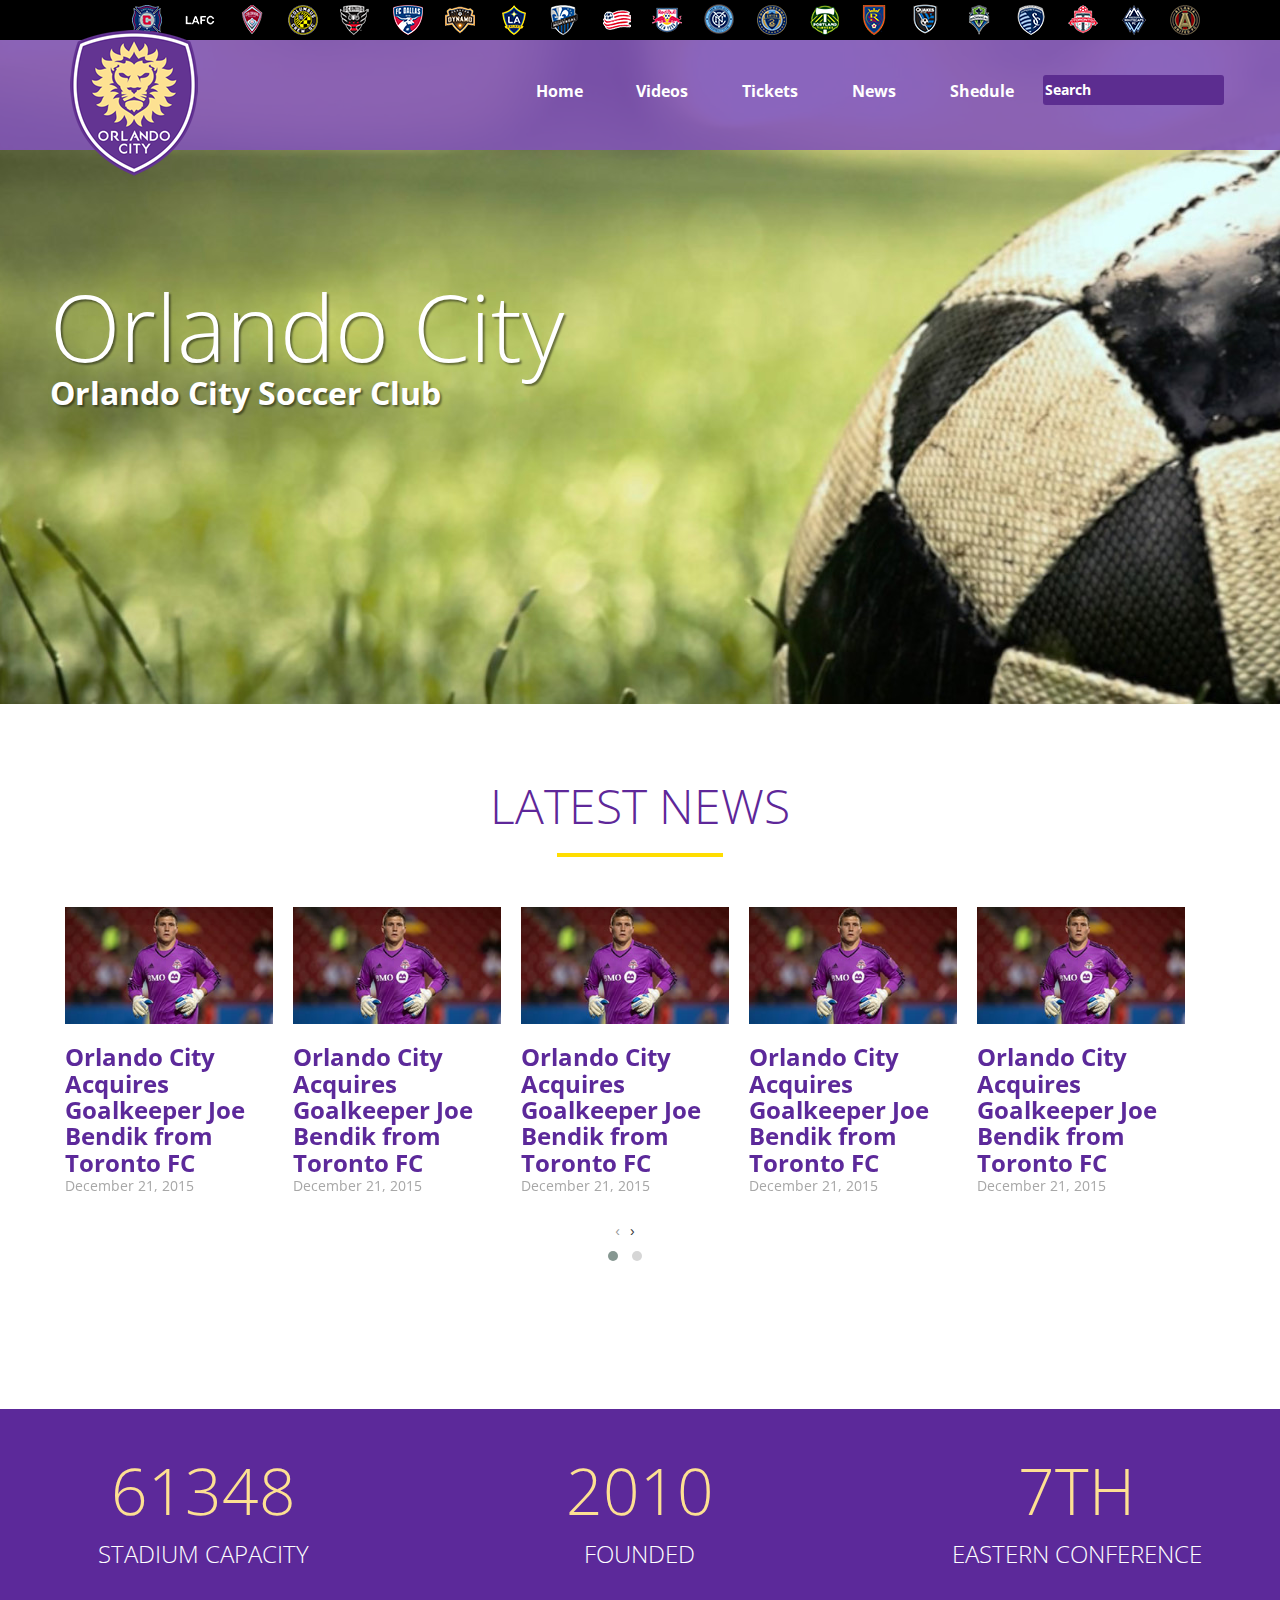
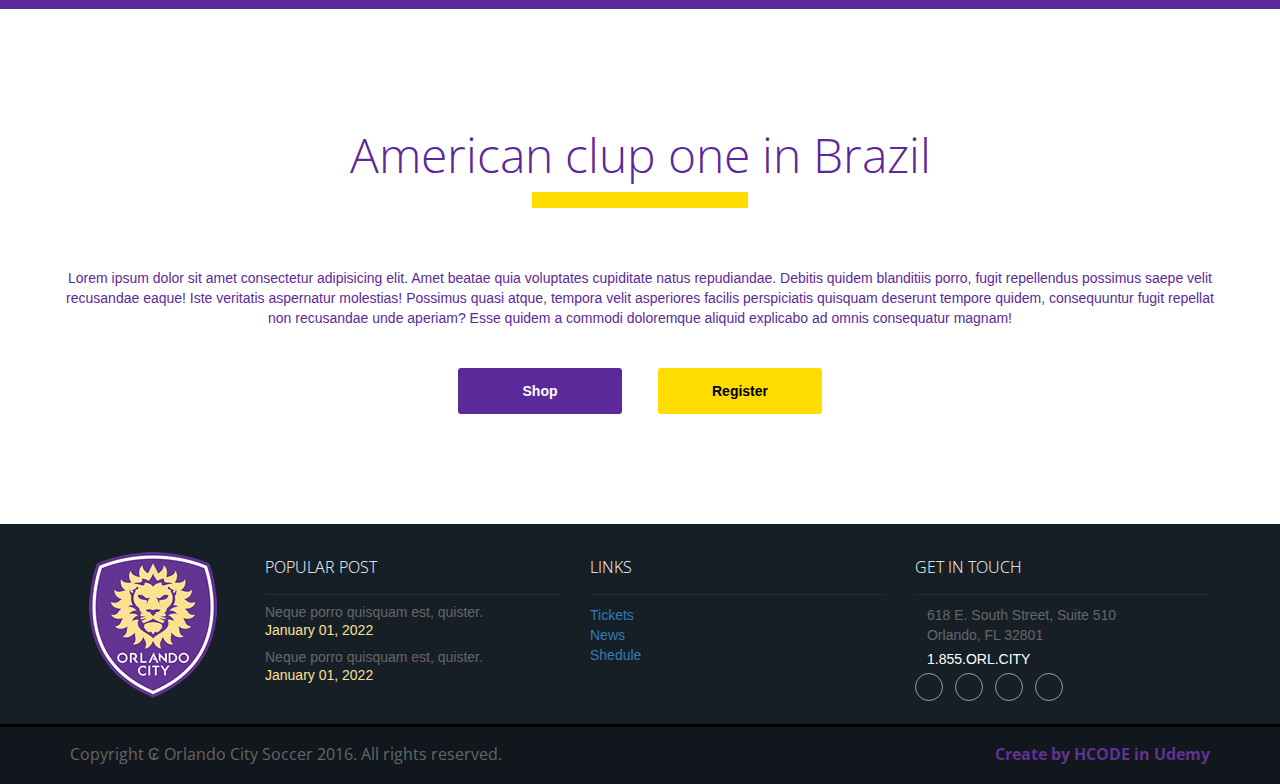
<file: projeto1/index.html>
<!DOCTYPE html>
<html lang="pt-br">
  <head>
    <meta charset="UTF-8" />
    <meta name="author" content="Gracielle"/>
    <meta http-equiv="X-UA-Compatible" content="IE=edge" />
    <meta name="viewport" content="width=device-width, initial-scale=1.0" />
    <link rel="stylesheet" href="lib/bootstrap/css/bootstrap.min.css">
		<link
      rel="stylesheet"
      href="lib/OwlCarousel2/dist/assets/owl.carousel.min.css"
    />
    <link
      rel="stylesheet"
      href="lib/OwlCarousel2/dist/assets/owl.theme.default.min.css"
    />
   
    <link rel="stylesheet" href="css/orlando.css" />
    <link rel="stylesheet" href="css/orlando-mobile.css" />
    <title>Orlando City</title>
  </head>
  <body>
    <header>
      <div class="container ">
        <img id="logotipo" src="img/orlando-logo.png" alt="Logotipo do Site" />
      </div>
      
      <div class="header-black">
        <div class="container">
          
          <button id="btn-bars" type="button"><i class="fa fa-bars"></i></button>
          <button id="btn-search" type="button"><i class="fa fa-search"></i></button>
                  
          <ul class="pull-right">
            <li class="club-01"><a href="#"></a></li>
            <li class="club-02"><a href="#"></a></li>
            <li class="club-03"><a href="#"></a></li>
            <li class="club-04"><a href="#"></a></li>
            <li class="club-05"><a href="#"></a></li>
            <li class="club-06"><a href="#"></a></li>
            <li class="club-07"><a href="#"></a></li>
            <li class="club-08"><a href="#"></a></li>
            <li class="club-09"><a href="#"></a></li>
            <li class="club-10"><a href="#"></a></li>
            <li class="club-11"><a href="#"></a></li>
            <li class="club-12"><a href="#"></a></li>
            <li class="club-13"><a href="#"></a></li>
            <li class="club-14"><a href="#"></a></li>
            <li class="club-15"><a href="#"></a></li>
            <li class="club-16"><a href="#"></a></li>
            <li class="club-17"><a href="#"></a></li>
            <li class="club-18"><a href="#"></a></li>
            <li class="club-19"><a href="#"></a></li>
            <li class="club-20"><a href="#"></a></li>
            <li class="club-21"><a href="#"></a></li>
          </ul>
        </div>
      </div>

      <div class="container">
        <div class="row">
          <nav id="menu" class="pull-right">
            <ul>
              <li><a href="index.html">Home</a></li>
              <li><a href="videos.html">Videos</a></li>
              <li><a href="#">Tickets</a></li>
              <li><a href="#">News</a></li>
              <li><a href="#">Shedule</a></li>
              <li class="search">
                <div class="input-group">
                  <input type="search" placeholder="Search" id="input-search" />
                  <span class="input-group-btn">
                    <button class="" type="button">
                      <i class="fa fa-search"></i>
                    </button>
                  </span>
                </div>
              </li>
            </ul>
          </nav>
        </div>
      </div>
    </header>
    <section>
      <div id="banner">
        <h1>Orlando City <small>Orlando City Soccer Club</small></h1>
      </div>

      <div id="news" class="container">
        <div class="row text-center">
					<h2>Latest News</h2>
					<hr>	
				</div>				
				
				<button type="button" id="btn-news-prev"><i class="fa fa-angle-left"></i></button>
				<button type="button" id="btn-news-next"><i class="fa fa-angle-right"></i></button>

				<div class="row thumbnails  owl-carousel owl-theme carousel slide">
					<div class="item ">
						<div class="item-inner ">
							<img src="img/noticia-thumb.jpg" alt="Noticia">
							<h3>Orlando City Acquires Goalkeeper Joe Bendik from Toronto FC</h3>
							<time>December 21, 2015</time>
						</div>
					</div>
					<div class="item">
						<div class="item-inner">
							<img src="img/noticia-thumb.jpg" alt="Noticia">
							<h3>Orlando City Acquires Goalkeeper Joe Bendik from Toronto FC</h3>
							<time>December 21, 2015</time>
						</div>
					</div>
					<div class="item">
						<div class="item-inner">
							<img src="img/noticia-thumb.jpg" alt="Noticia">
							<h3>Orlando City Acquires Goalkeeper Joe Bendik from Toronto FC</h3>
							<time>December 21, 2015</time>
						</div>
					</div>
					<div class="item">
						<div class="item-inner">
							<img src="img/noticia-thumb.jpg" alt="Noticia">
							<h3>Orlando City Acquires Goalkeeper Joe Bendik from Toronto FC</h3>
							<time>December 21, 2015</time>
						</div>
					</div>
					<div class="item">
						<div class="item-inner">
							<img src="img/noticia-thumb.jpg" alt="Noticia">
							<h3>Orlando City Acquires Goalkeeper Joe Bendik from Toronto FC</h3>
							<time>December 21, 2015</time>
						</div>
					</div>
					<div class="item">
						<div class="item-inner">
							<img src="img/noticia-thumb.jpg" alt="Noticia">
							<h3>Orlando City Acquires Goalkeeper Joe Bendik from Toronto FC</h3>
							<time>December 21, 2015</time>
						</div>
					</div>
					<div class="item">
						<div class="item-inner">
							<img src="img/noticia-thumb.jpg" alt="Noticia">
							<h3>Orlando City Acquires Goalkeeper Joe Bendik from Toronto FC</h3>
							<time>December 21, 2015</time>
						</div>
					</div>
					<div class="item">
						<div class="item-inner">
							<img src="img/noticia-thumb.jpg" alt="Noticia">
							<h3>Orlando City Acquires Goalkeeper Joe Bendik from Toronto FC</h3>
							<time>December 21, 2015</time>
						</div>
					</div>
				</div>

      </div>
      <div id="estatisticas">
        <div id="container">
          <div class="row">
            <div class="col-md-4">
              <p>61348<small>Stadium Capacity</small></p>
            </div>
            <div class="col-md-4">
              <p>2010<small>Founded</small></p>
            </div>
            <div class="col-md-4">
              <p>7th<small>Eastern conference</small></p>
            </div>
          </div>
        </div>
      </div>

      <div id="call-to-action">
        <div class="container">
          <div class="row text-center">
            <h2>American clup one in Brazil</h2>
            <hr />
          </div>
          <div class="row">
            <p>
              Lorem ipsum dolor sit amet consectetur adipisicing elit. Amet
              beatae quia voluptates cupiditate natus repudiandae. Debitis
              quidem blanditiis porro, fugit repellendus possimus saepe velit
              recusandae eaque! Iste veritatis aspernatur molestias! Possimus
              quasi atque, tempora velit asperiores facilis perspiciatis
              quisquam deserunt tempore quidem, consequuntur fugit repellat non
              recusandae unde aperiam? Esse quidem a commodi doloremque aliquid
              explicabo ad omnis consequatur magnam!
            </p>
          </div>

          <div class="text-center">
            <div class="row row-max-400">
              <div class="col-xs-6">
                <a href="#" class="btn btn-roxo">Shop</a>
              </div>
              <div class="col-xs-6">
                <a href="#" class="btn btn-amarelo">Register</a>
              </div>
            </div>
          </div>
        </div>
      </div>
    </section>
    <footer>
      <div class="row row-cinza-claro">
        <div class="container">
          <div class="row">
            <div class="col-md-2 text-center">
              <img
                class="logotipo"
                src="img/orlando-logo.png"
                alt="Logotipo do Site"
              />
            </div>

            <div class="col-md-10">
              <div class="row row-cols">
                <div class="col-md-4 col-popular-post">
                  <h4>Popular Post</h4>
                  <ul class="list-unstyled">
                    <li>
                      <h5>Neque porro quisquam est, quister.</h5>
                      <time>January 01, 2022</time>
                    </li>
                    <li>
                      <h5>Neque porro quisquam est, quister.</h5>
                      <time>January 01, 2022</time>
                    </li>
                  </ul>
                </div>
                <div class="col-md-4 col-links">
                  <h4>Links</h4>
                  <ul class="list-unstyled">
                    <li>
                      <a href="#"><i class="fa fa-angle-right"></i> Tickets</a>
                    </li>
                    <li>
                      <a href="#"><i class="fa fa-angle-right"></i> News</a>
                    </li>
                    <li>
                      <a href="#"><i class="fa fa-angle-right"></i> Shedule</a>
                    </li>
                  </ul>
                </div>
                <div class="col-md-4 col-get-in-touch">
                  <h4>Get in Touch</h4>
                  <address>
                    <i class="fa fa-map-marker"></i
                    ><span
                      >618 E. South Street, Suite 510 <br />Orlando, FL
                      32801</span
                    >
                  </address>
                  <p>
                    <a href="tel:1855ORLCITY"
                      ><i class="fa fa-phone"></i> 1.855.ORL.CITY</a
                    >
                  </p>
                  <ul class="list-unstyled list-socials">
                    <li>
                      <a href="#" target="_blank"
                        ><i class="fa fa-facebook"></i
                      ></a>
                    </li>
                    <li>
                      <a href="#" target="_blank"
                        ><i class="fa fa-twitter"></i
                      ></a>
                    </li>
                    <li>
                      <a href="#" target="_blank"
                        ><i class="fa fa-instagram"></i
                      ></a>
                    </li>
                    <li>
                      <a href="#" target="_blank"
                        ><i class="fa fa-pinterest-p"></i
                      ></a>
                    </li>
                  </ul>
                </div>
              </div>
            </div>
          </div>
        </div>
      </div>
      <div class="row row-cinza-escuro">
        <div class="container">
          <p class="pull-left">
            Copyright ₢ Orlando City Soccer 2016. All rights reserved.
          </p>
          <p class="pull-right text-roxo">Create by HCODE in Udemy</p>
        </div>
      </div>
    </footer>

    <script type="text/javascript" src="lib/jquery/jquery.min.js"></script>
    <script src="lib/OwlCarousel2/dist/owl.carousel.min.js"></script>
    <script
      type="text/javascript"
      src="lib/bootstrap/js/bootstrap.min.js"
    ></script>
    <script src="js/efeitos.js"></script>
    
  </body>
</html>
</file>
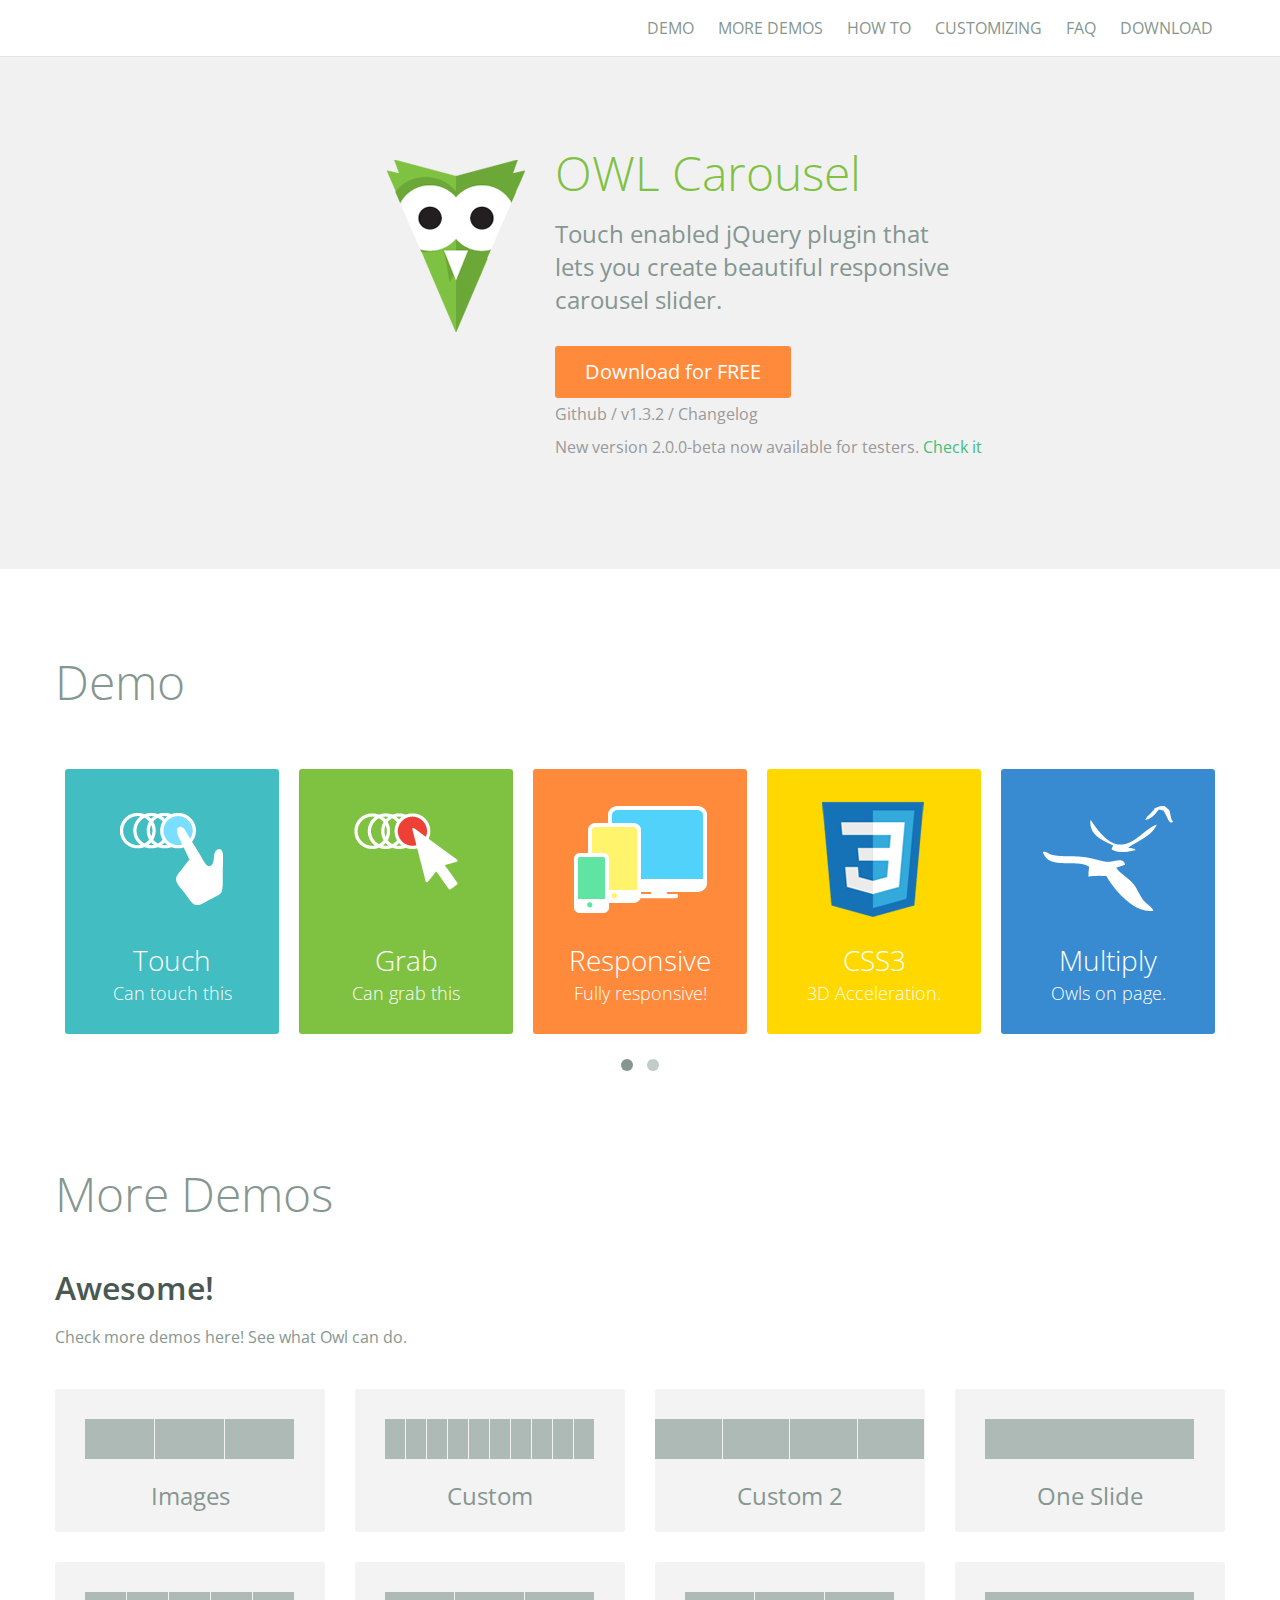
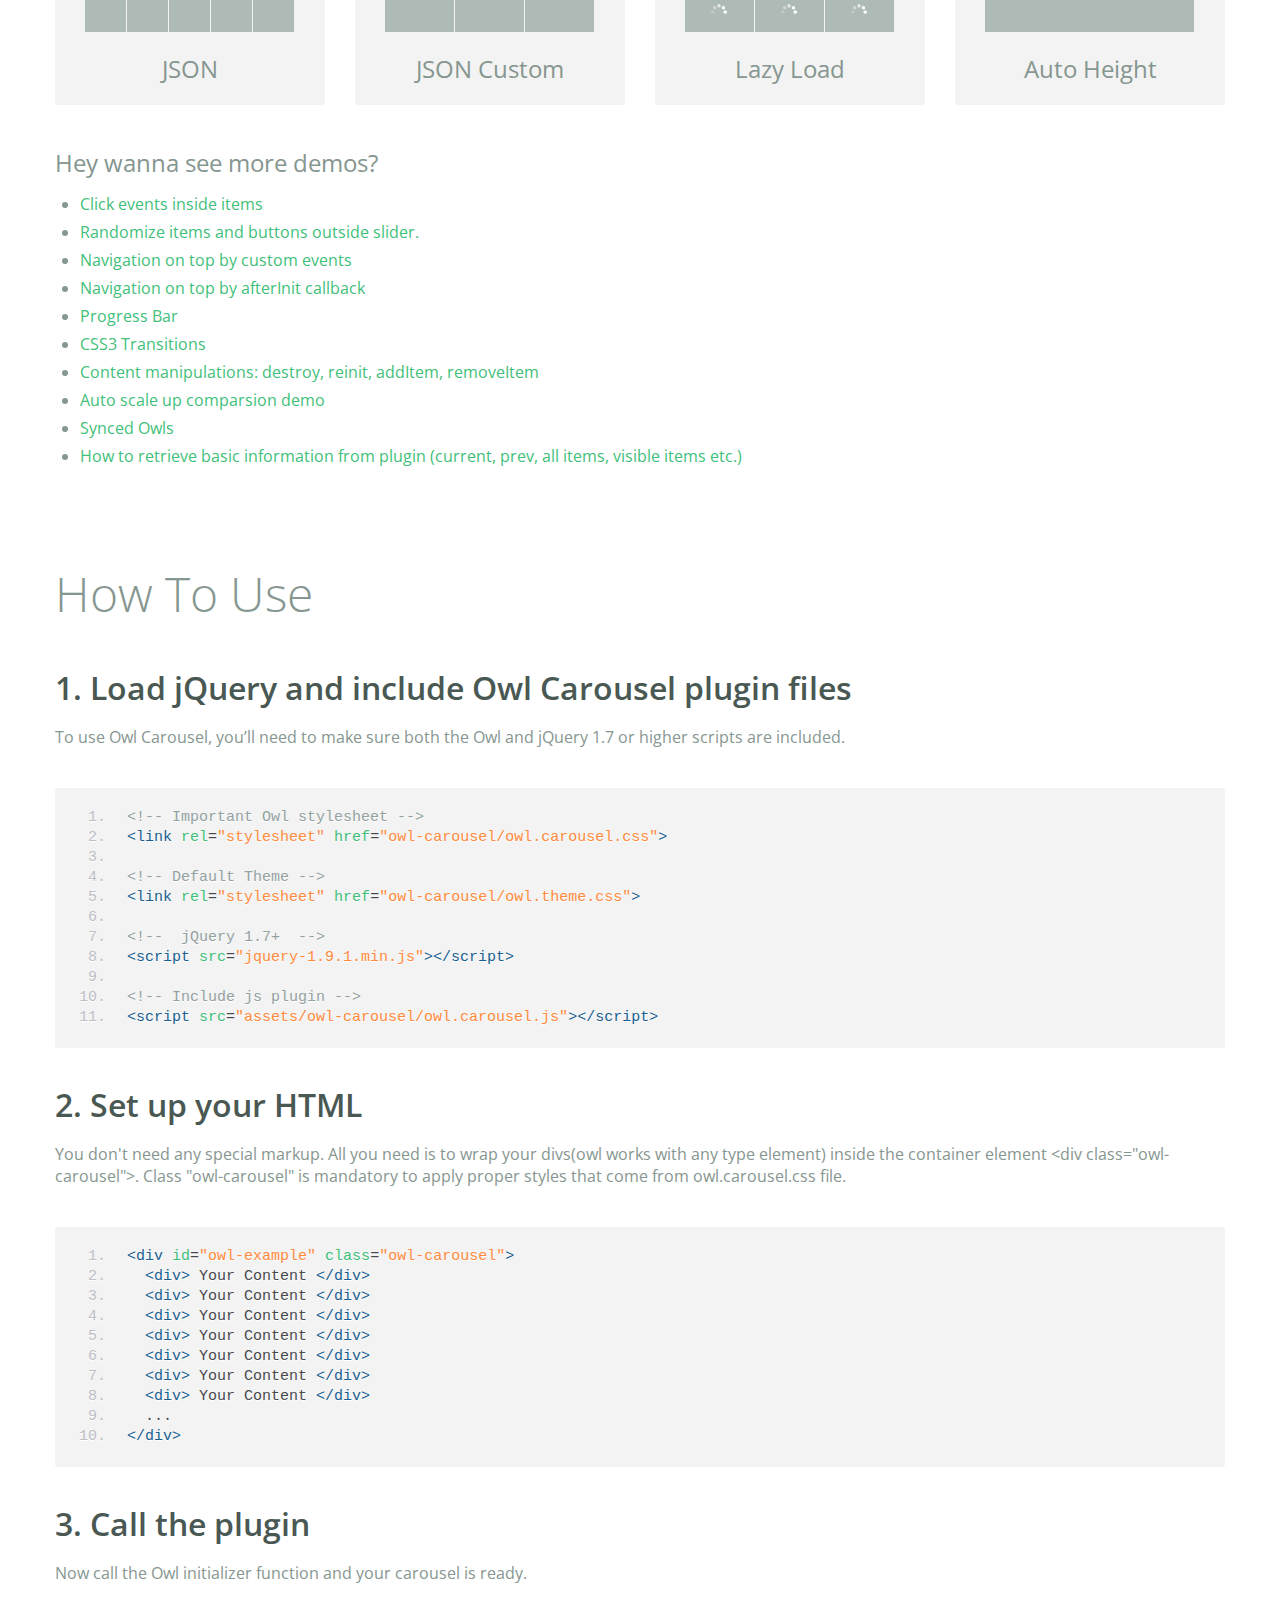
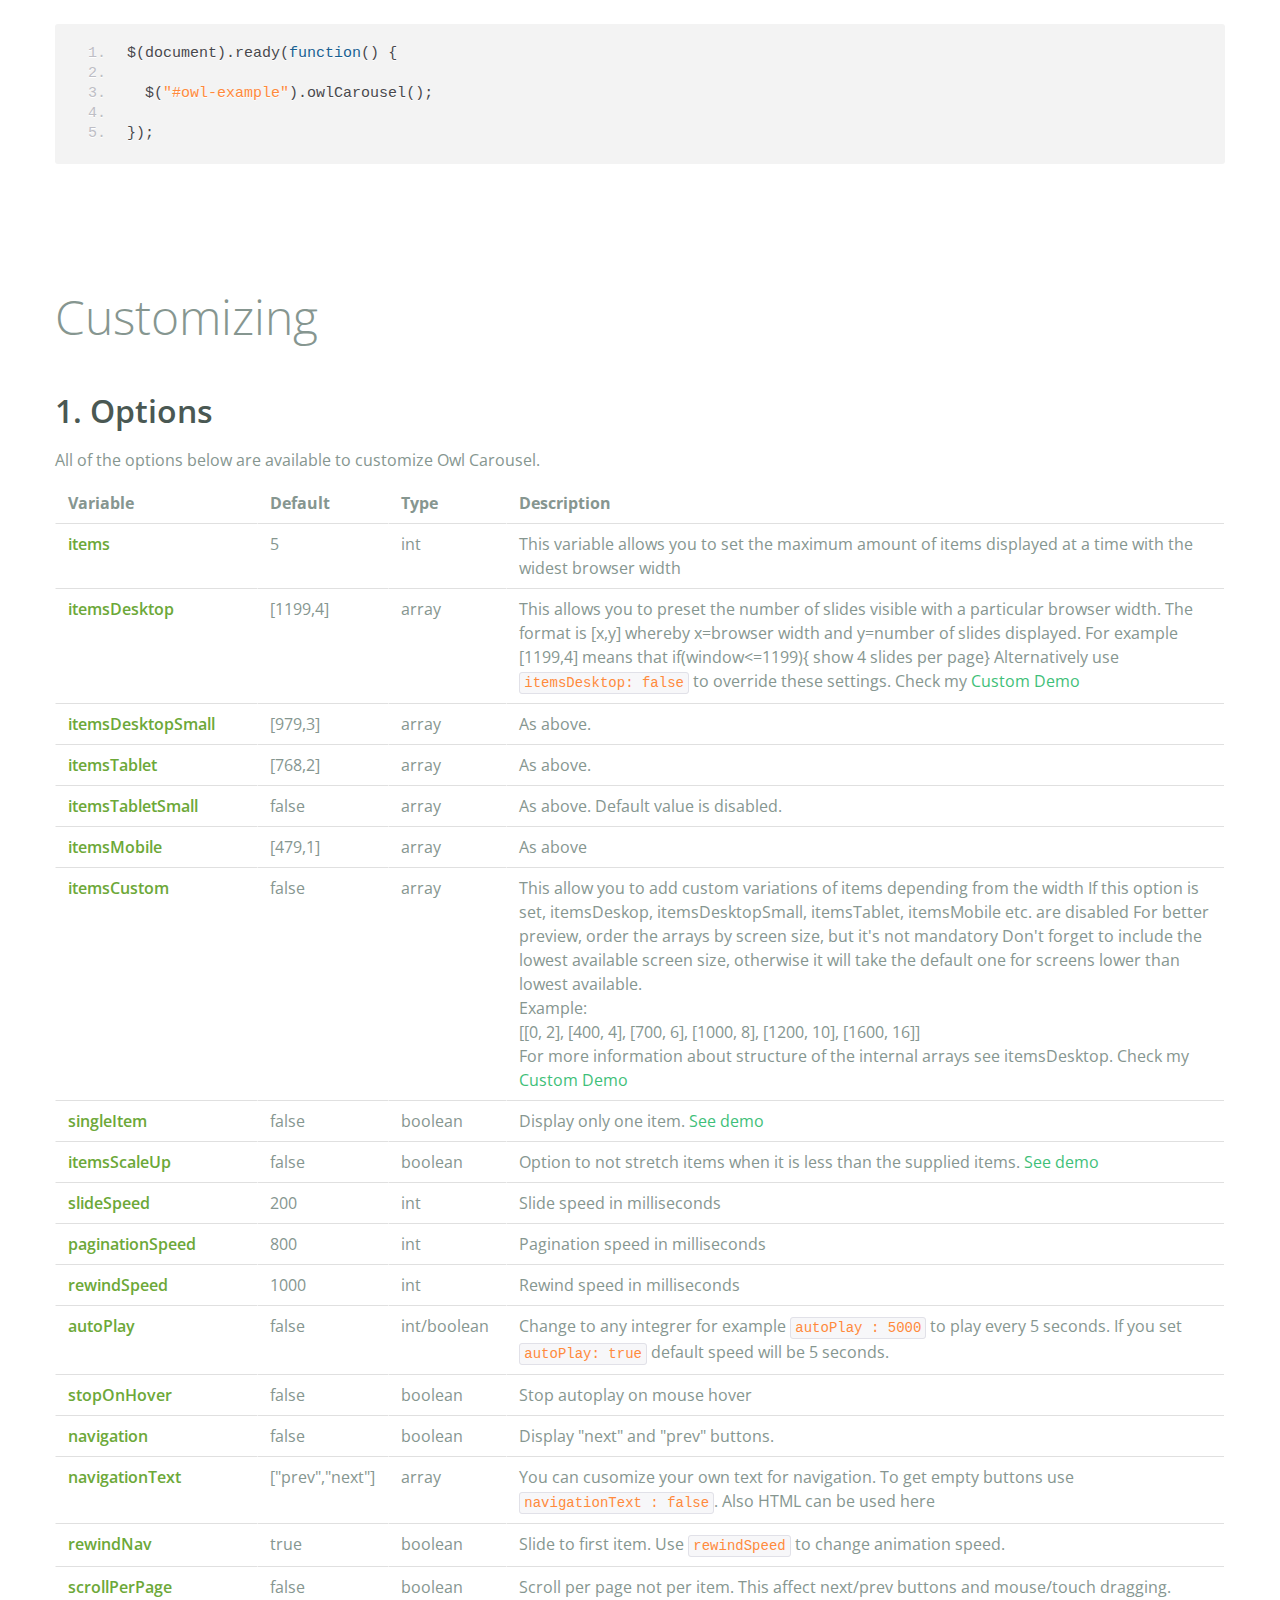
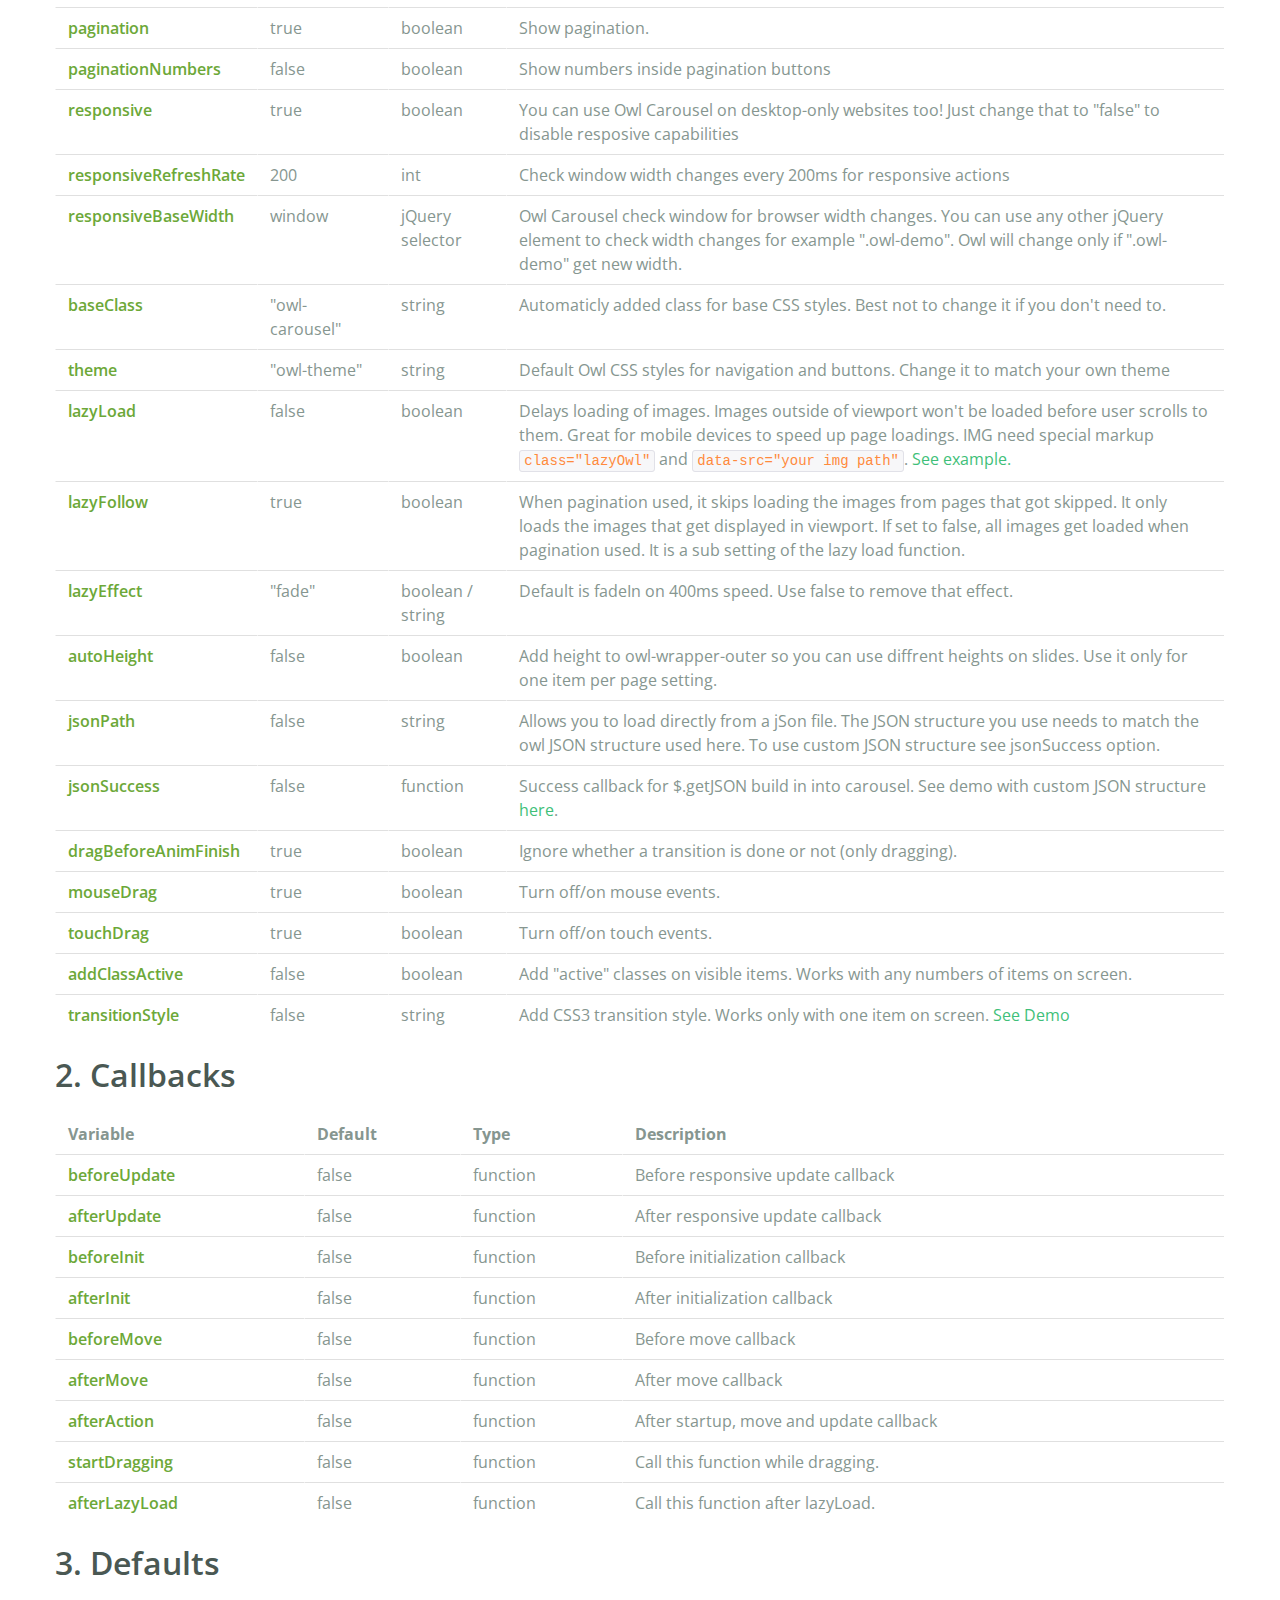
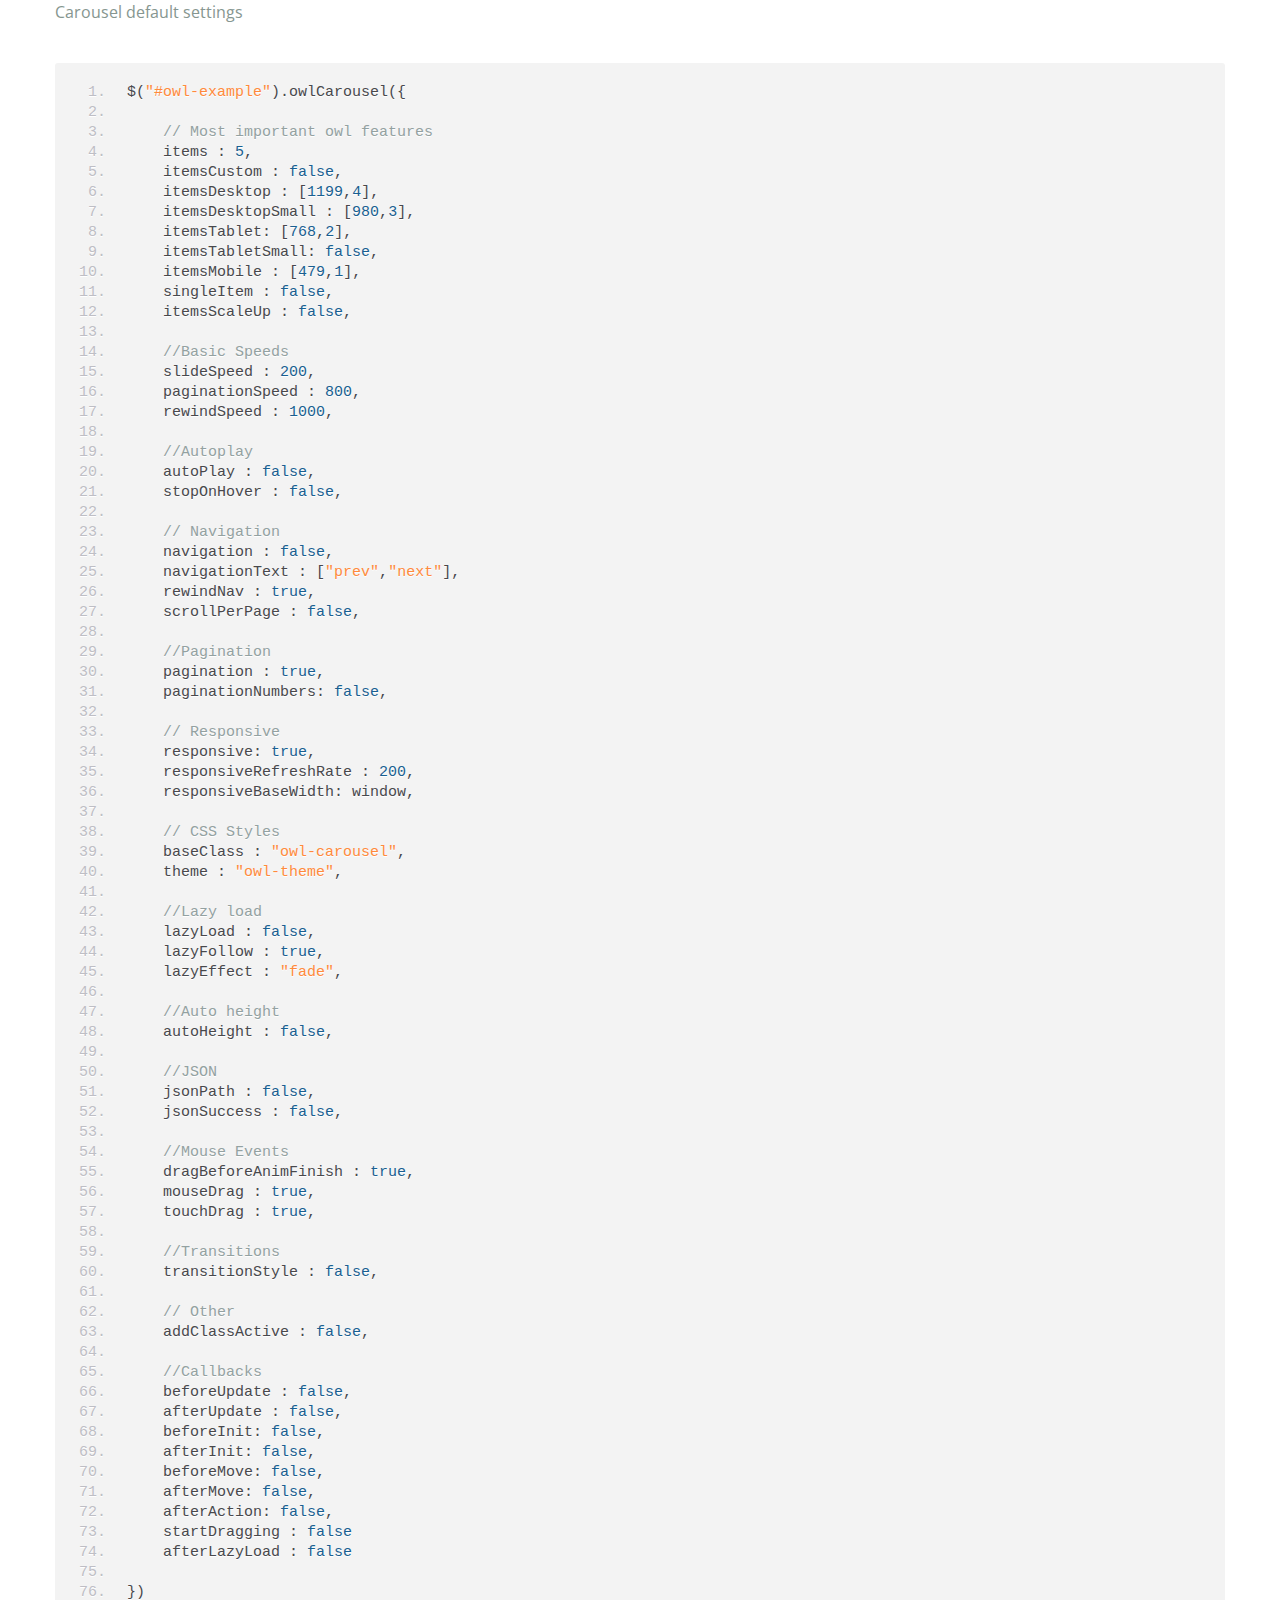
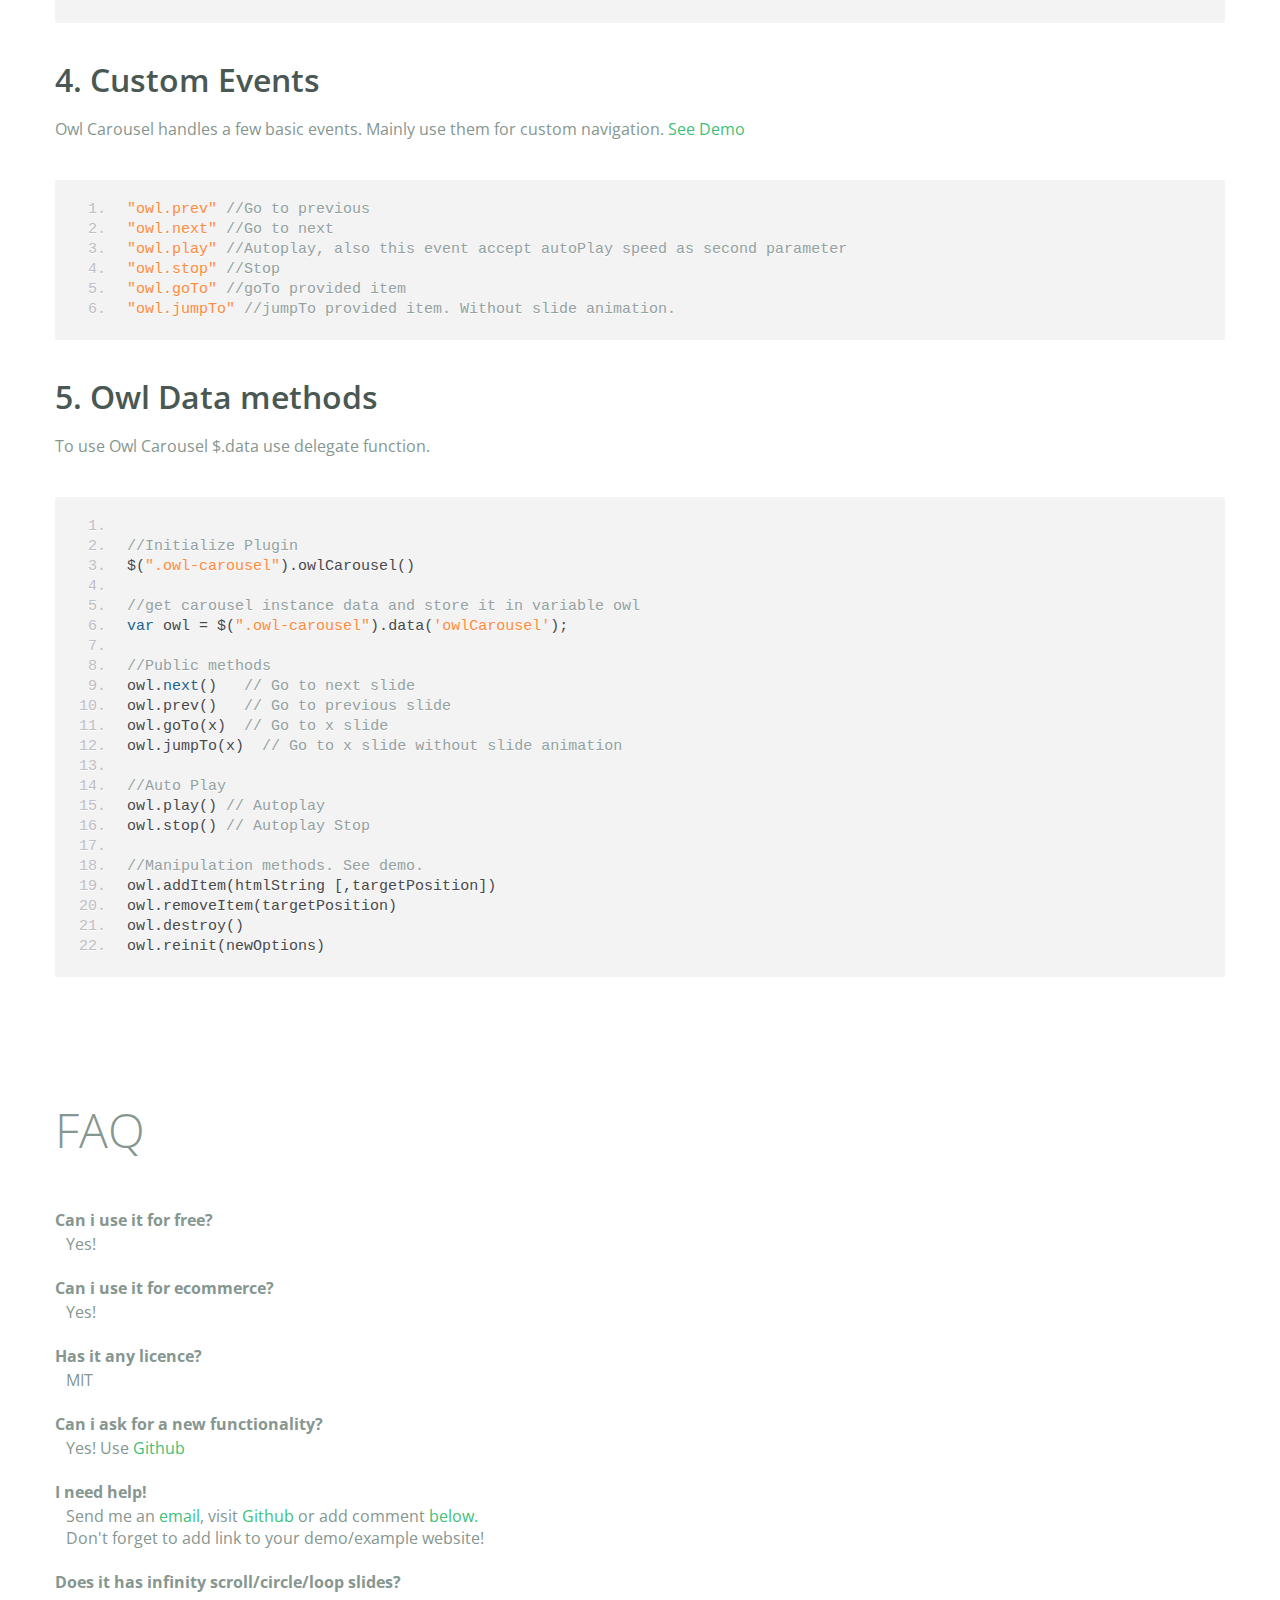
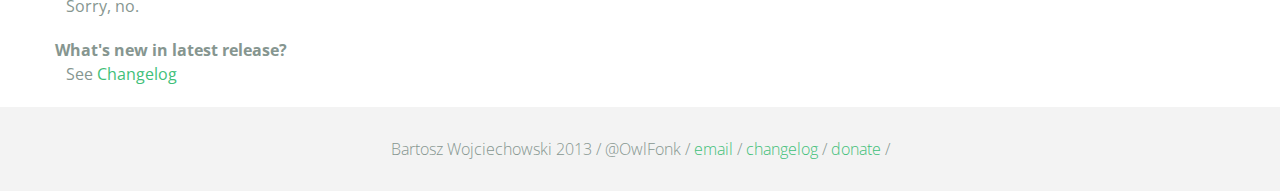
<file: projeto1/lib/owl.carousel/index.html>
<!DOCTYPE html>
<html lang="en">
  <head>
    <meta charset="utf-8">
    <title>Owl Carousel</title>
    <meta name="viewport" content="width=device-width, initial-scale=1.0">
    <meta name="description" content="jQuery Responsive Carousel - Owl Carusel">
    <meta name="author" content="Bartosz Wojciechowski">
    <meta name="keywords" content="HTML,CSS,JSON,JavaScript, jQuery, Responsive, Design, Owl, Carousel, Free">

    <link href='http://fonts.googleapis.com/css?family=Open+Sans:400italic,400,300,600,700' rel='stylesheet' type='text/css'>
    <link href="assets/css/bootstrapTheme.css" rel="stylesheet">
    <link href="assets/css/custom.css" rel="stylesheet">

    <!-- Owl Carousel Assets -->
    <link href="owl-carousel/owl.carousel.css" rel="stylesheet">
    <link href="owl-carousel/owl.theme.css" rel="stylesheet">

    <!-- Prettify -->
    <link href="assets/js/google-code-prettify/prettify.css" rel="stylesheet">

    <!-- Le fav and touch icons -->
    <link rel="apple-touch-icon-precomposed" sizes="144x144" href="assets/ico/apple-touch-icon-144-precomposed.png">
    <link rel="apple-touch-icon-precomposed" sizes="114x114" href="assets/ico/apple-touch-icon-114-precomposed.png">
      <link rel="apple-touch-icon-precomposed" sizes="72x72" href="assets/ico/apple-touch-icon-72-precomposed.png">
                    <link rel="apple-touch-icon-precomposed" href="assets/ico/apple-touch-icon-57-precomposed.png">
                                   <link rel="shortcut icon" href="assets/ico/favicon.png">
  </head>
  <body>
      <div id="top-nav" class="navbar navbar-fixed-top">
        <div class="navbar-inner">
          <div class="container">
            <button type="button" class="btn btn-navbar" data-toggle="collapse" data-target=".nav-collapse">
            <span class="icon-bar"></span>
            <span class="icon-bar"></span>
            <span class="icon-bar"></span>
          </button>
            <div class="nav-collapse collapse">
            <ul class="nav pull-right">
              <li><a href="#demo">Demo</a></li>
              <li><a href="#more-demos">More Demos</a></li>
              <li><a href="#how-to">How To</a></li>
              <li><a href="#customizing">Customizing</a></li>
              <li><a href="#faq">FAQ</a></li>
              <li><a href="owl.carousel.zip" class="download" data-spy="affix" data-offset-top="450">Download</a></li>
            </ul>
            </div>
          </div>
        </div>
      </div>

      <div id="header">
        <div class="container">
          <div class="row">
            <div class="span5">
                <img class="logo" src="assets/img/owl-logo.png" alt="Owl Logo">
              </div>
            <div class="span7">
              <h1>OWL Carousel </h1>
              <h3>Touch enabled jQuery plugin that lets you create beautiful responsive carousel slider.</h3>
              <a class="btn btn-success btn-large" href="owl.carousel.zip">Download for FREE</a>
              <p class="muted"><a class="muted" href="https://github.com/OwlFonk/OwlCarousel">Github</a> / v1.3.2 / <a class="muted" href="changelog.html">Changelog</a></p> 
              <p class="muted">New version 2.0.0-beta now available for testers. <a href="http://www.owlgraphic.com/owlcarousel2/">Check it</a></p>
            </div>
          </div>
        </div>
      </div>

      <div id="demo">
        <div class="container">
          <div class="row">
            <div class="span12">
              <h1>Demo</h1>
            </div>
          </div>

          <div class="row">
            <div class="span12">

              <div id="owl-example" class="owl-carousel">

                <div class="item darkCyan">
                  <img src="assets/img/demo-slides/touch.png" alt="Touch">
                    <h3>Touch</h3>
                    <h4>Can touch this</h4>
                </div>
                <div class="item forestGreen">
                  <img src="assets/img/demo-slides/grab.png" alt="Grab">
                    <h3>Grab</h3>
                    <h4>Can grab this</h4>
                </div>
                <div class="item orange">
                  <img src="assets/img/demo-slides/responsive.png" alt="Responsive">
                    <h3>Responsive</h3>
                    <h4>Fully responsive!</h4>
                </div>

                <div class="item yellow">
                  <img src="assets/img/demo-slides/css3.png" alt="CSS3">
                    <h3>CSS3</h3>
                    <h4>3D Acceleration.</h4>
                </div>

                <div class="item dodgerBlue">
                  <img src="assets/img/demo-slides/multi.png" alt="Multi">
                    <h3>Multiply</h3>
                    <h4>Owls on page.</h4>
                </div>

                <div class="item skyBlue">
                  <img src="assets/img/demo-slides/modern.png" alt="Modern Browsers">
                    <h3>Modern</h3>
                    <h4>Browsers Compatibility</h4>
                </div>

                <div class="item zombieGreen">
                  <img src="assets/img/demo-slides/zombie.png" alt="Zombie Browsers - old ones">
                    <h3>Zombie</h3>
                    <h4>Browsers Compatibility</h4>
                </div>

                <div class="item violet">
                  <img src="assets/img/demo-slides/controls.png" alt="Take Control">
                    <h3>Take Control</h3>
                    <h4>The way you like</h4>
                </div>

                <div class="item yellowLight">
                  <img src="assets/img/demo-slides/feather.png" alt="Light">
                    <h3>Light</h3>
                    <h4>As a feather</h4>
                </div>

                <div class="item steelGray">
                  <img src="assets/img/demo-slides/tons.png" alt="Tons of Opotions">
                    <h3>Tons</h3>
                    <h4>of options</h4>
                </div>

              </div>


            </div>
          </div>

        </div>
      </div>

    <div id="more-demos">
      <div class="container">

        <div class="row">
          <div class="span12">
            <h1>More Demos</h1>
            <h2>Awesome!</h2>
            <p>Check more demos here! See what Owl can do.</p>
          </div>
        </div>

        <div class="row demos-row">
          <div class="span3">
            <a href="demos/images.html" class="demo-box">
              <div class="demo-wrapper demo-images clearfix">
                <div class="demo-slide"><div class="bg"></div></div>
                <div class="demo-slide"><div class="bg"></div></div>
                <div class="demo-slide"><div class="bg"></div></div>
              </div>
              <h3>Images</h3>
            </a>
          </div>

          <div class="span3">
            <a href="demos/custom.html" class="demo-box">
              <div class="demo-wrapper demo-custom clearfix">
                <div class="demo-slide"><div class="bg"></div></div>
                <div class="demo-slide"><div class="bg"></div></div>
                <div class="demo-slide"><div class="bg"></div></div>
                <div class="demo-slide"><div class="bg"></div></div>
                <div class="demo-slide"><div class="bg"></div></div>
                <div class="demo-slide"><div class="bg"></div></div>
                <div class="demo-slide"><div class="bg"></div></div>
                <div class="demo-slide"><div class="bg"></div></div>
                <div class="demo-slide"><div class="bg"></div></div>
                <div class="demo-slide"><div class="bg"></div></div>
              </div>
              <h3>Custom</h3>
            </a>
          </div>

          <div class="span3">
            <a href="demos/itemsCustom.html" class="demo-box">
              <div class="demo-wrapper demo-full clearfix">
                <div class="demo-slide"><div class="bg"></div></div>
                <div class="demo-slide"><div class="bg"></div></div>
                <div class="demo-slide"><div class="bg"></div></div>
                <div class="demo-slide"><div class="bg"></div></div>
              </div>
              <h3>Custom 2</h3>
            </a>
          </div>

          <div class="span3">
            <a href="demos/one.html" class="demo-box">
              <div class="demo-wrapper demo-one clearfix">
                <div class="demo-slide"><div class="bg"></div></div>
              </div>
              <h3>One Slide</h3>
            </a>
          </div>

        </div>
        <div class="row demos-row">
          <div class="span3">
            <a href="demos/json.html" class="demo-box">
              <div class="demo-wrapper demo-Json clearfix">
                <div class="demo-slide"><div class="bg"></div></div>
                <div class="demo-slide"><div class="bg"></div></div>
                <div class="demo-slide"><div class="bg"></div></div>
                <div class="demo-slide"><div class="bg"></div></div>
                <div class="demo-slide"><div class="bg"></div></div>
              </div>
              <h3>JSON</h3>
            </a>
          </div>

          <div class="span3">
            <a href="demos/customJson.html" class="demo-box">
              <div class="demo-wrapper demo-Json-custom clearfix">
                <div class="demo-slide"><div class="bg"></div></div>
                <div class="demo-slide"><div class="bg"></div></div>
                <div class="demo-slide"><div class="bg"></div></div>
              </div>
              <h3>JSON Custom</h3>
            </a>
          </div>

          <div class="span3">
            <a href="demos/lazyLoad.html" class="demo-box">
              <div class="demo-wrapper demo-lazy clearfix">
                <div class="demo-slide"><div class="bg"></div></div>
                <div class="demo-slide"><div class="bg"></div></div>
                <div class="demo-slide"><div class="bg"></div></div>
              </div>
              <h3>Lazy Load</h3>
            </a>
          </div>

          <div class="span3">
            <a href="demos/autoHeight.html" class="demo-box">
              <div class="demo-wrapper demo-height clearfix">
                <div class="demo-slide"><div class="bg"></div></div>
              </div>
              <h3>Auto Height</h3>
            </a>
          </div>

          
        </div>

        <div class="row">
          <div class="span12">
            <h3>Hey wanna see more demos?</h3>
            <ul>
              <li>
                <a href="demos/click.html">Click events inside items</a>
              </li>
              <li>
                <a href="demos/randomOrder.html">Randomize items and buttons outside slider.</a>
              </li>
              <li>
                <a href="demos/navOnTop.html">Navigation on top by custom events</a>
              </li>
              <li>
                <a href="demos/navOnTop2.html">Navigation on top by afterInit callback</a>
              </li>
              <li>
                <a href="demos/progressBar.html">Progress Bar</a>
              </li>
              <li>
                <a href="demos/transitions.html">CSS3 Transitions</a>
              </li>
              <li>
                <a href="demos/manipulations.html">Content manipulations: destroy, reinit, addItem, removeItem</a>
              </li>
              <li>
                <a href="demos/scaleup.html">Auto scale up comparsion demo</a>
              </li>
              <li>
                <a href="demos/sync.html">Synced Owls</a>
              </li>
              <li>
                <a href="demos/owlStatus.html">How to retrieve basic information from plugin (current, prev, all items, visible items etc.)</a>
              </li>
            </ul>
            
          </div>
        </div>


      </div>
    </div>

    <div id="how-to">
      <div class="container">
        <div class="row">
          <div class="span12">
            <h1>How To Use</h1>
            <h2>1. Load jQuery and include Owl Carousel plugin files</h2>
            <p>To use Owl Carousel, you’ll need to make sure both the Owl and jQuery 1.7 or higher scripts are included.</p>
<pre class="pre-show prettyprint linenums">
&lt;!-- Important Owl stylesheet --&gt;
&lt;link rel="stylesheet" href="owl-carousel/owl.carousel.css"&gt;

&lt;!-- Default Theme --&gt;
&lt;link rel="stylesheet" href="owl-carousel/owl.theme.css"&gt;

&lt;!--  jQuery 1.7+  --&gt;
&lt;script src="jquery-1.9.1.min.js"&gt;&lt;/script&gt;

&lt;!-- Include js plugin --&gt;
&lt;script src="assets/owl-carousel/owl.carousel.js"&gt;&lt;/script&gt;
</pre>
          <h2>2. Set up your HTML</h2>
          <p>You don't need any special markup. All you need is to wrap your divs(owl works with any type element) inside the container element &lt;div class="owl-carousel"&gt;. Class "owl-carousel" is mandatory to apply proper styles that come from owl.carousel.css file.</p>
<pre class="pre-show prettyprint linenums">
&lt;div id="owl-example" class="owl-carousel"&gt;
  &lt;div&gt; Your Content &lt;/div&gt;
  &lt;div&gt; Your Content &lt;/div&gt;
  &lt;div&gt; Your Content &lt;/div&gt;
  &lt;div&gt; Your Content &lt;/div&gt;
  &lt;div&gt; Your Content &lt;/div&gt;
  &lt;div&gt; Your Content &lt;/div&gt;
  &lt;div&gt; Your Content &lt;/div&gt;
  ...
&lt;/div>
</pre>    
          <h2>3. Call the plugin</h2>
          <p>Now call the Owl initializer function and your carousel is ready.</p>
<pre class="pre-show prettyprint linenums">
$(document).ready(function() {

  $("#owl-example").owlCarousel();

});
</pre>  
          </div>
        </div>
      </div>
    </div>


    <div id="customizing">
      <div class="container">
        <div class="row">
          <div class="span12">
            <h1>Customizing</h1>
            <h2>1. Options</h2>
            <p>All of the options below are available to customize Owl Carousel.</p> 
            <table class="table hp-table table-bordered table-striped">
              <thead>
                <tr>
                  <th>Variable</th>
                  <th>Default</th>
                  <th>Type</th>
                  <th>Description</th>
                </tr>
              </thead>
              <tbody>
                <tr>
                  <td><span class="text-emp">items</span></td>
                  <td>5</td>
                  <td>int</td>
                  <td>This variable allows you to set the maximum amount of items displayed at a time with the widest browser width</td>
                </tr>
                 <tr>
                  <td><span class="text-emp">itemsDesktop</span></td>
                  <td>[1199,4]</td>
                  <td>array</td>
                  <td>This allows you to preset the number of slides visible with a particular browser width. The format is [x,y] whereby x=browser width and y=number of slides displayed. For example [1199,4] means that if(window&lt;=1199){ show 4 slides per page}
                    Alternatively use <code>itemsDesktop: false</code> to override these settings. Check my <a href="demos/custom.html">Custom Demo</a></td>
                </tr>
                <tr>
                  <td><span class="text-emp">itemsDesktopSmall</span></td>
                  <td>[979,3]</td>
                  <td>array</td>
                  <td>As above.</td>
                </tr>
                <tr>
                  <td><span class="text-emp">itemsTablet</span></td>
                  <td>[768,2]</td>
                  <td>array</td>
                  <td>As above.</td>
                </tr>
                <tr>
                  <td><span class="text-emp">itemsTabletSmall</span></td>
                  <td>false</td>
                  <td>array</td>
                  <td>As above. Default value is disabled.</td>
                </tr>
                <tr>
                  <td><span class="text-emp">itemsMobile</span></td>
                  <td>[479,1]</td>
                  <td>array</td>
                  <td>As above</td>
                </tr>
                <tr>
                  <td><span class="text-emp">itemsCustom</span></td>
                  <td>false</td>
                  <td>array</td>
                  <td>
                    This allow you to add custom variations of items depending from the width
                    If this option is set, itemsDeskop, itemsDesktopSmall, itemsTablet, itemsMobile etc. are disabled
                    For better preview, order the arrays by screen size, but it's not mandatory
                    Don't forget to include the lowest available screen size, otherwise it will take the default one for screens lower than lowest available.
                    <br />Example:<br /> [[0, 2], [400, 4], [700, 6], [1000, 8], [1200, 10], [1600, 16]]<br />
                    For more information about structure of the internal arrays see itemsDesktop. Check my <a href="demos/custom.html">Custom Demo</a></td>
                </tr>
                <tr>
                  <td><span class="text-emp">singleItem</span></td>
                  <td>false</td>
                  <td>boolean</td>
                  <td>Display only one item. <a href="demos/one.html">See demo</a></td>
                </tr>
                <tr>
                  <td><span class="text-emp">itemsScaleUp</span></td>
                  <td>false</td>
                  <td>boolean</td>
                  <td>Option to not stretch items when it is less than the supplied items. <a href="demos/scaleup.html">See demo</a></td>
                </tr>
                <tr>
                  <td><span class="text-emp">slideSpeed</span></td>
                  <td>200</td>
                  <td>int</td>
                  <td>Slide speed in milliseconds</td>
                </tr>
                <tr>
                  <td><span class="text-emp">paginationSpeed</span></td>
                  <td>800</td>
                  <td>int</td>
                  <td>Pagination speed in milliseconds</td>
                </tr>
                <tr>
                  <td><span class="text-emp">rewindSpeed</span></td>
                  <td>1000</td>
                  <td>int</td>
                  <td>Rewind speed in milliseconds</td>
                </tr>
                <tr>
                  <td><span class="text-emp">autoPlay</span></td>
                  <td>false</td>
                  <td>int/boolean</td>
                  <td>Change to any integrer for example <code>autoPlay : 5000</code> to play every 5 seconds. If you set <code>autoPlay: true</code> default speed will be 5 seconds.</td>
                </tr>
                <tr>
                <tr>
                  <td><span class="text-emp">stopOnHover</span></td>
                  <td>false</td>
                  <td>boolean</td>
                  <td>Stop autoplay on mouse hover</td>
                </tr>
                <tr>
                <tr>
                  <td><span class="text-emp">navigation</span></td>
                  <td>false</td>
                  <td>boolean</td>
                  <td>Display "next" and "prev" buttons.</td>
                </tr>
                <tr>
                  <td><span class="text-emp">navigationText</span></td>
                  <td>["prev","next"]</td>
                  <td>array</td>
                  <td>You can cusomize your own text for navigation. To get empty buttons use <code>navigationText : false</code>. Also HTML can be used here</td>
                </tr>
                <tr>
                  <td><span class="text-emp">rewindNav</span></td>
                  <td>true</td>
                  <td>boolean</td>
                  <td>Slide to first item. Use <code>rewindSpeed</code> to change animation speed. </td>
                </tr>
                <tr>
                  <td><span class="text-emp">scrollPerPage</span></td>
                  <td>false</td>
                  <td>boolean</td>
                  <td>Scroll per page not per item. This affect next/prev buttons and mouse/touch dragging.</td>
                </tr>
                <tr>
                  <td><span class="text-emp">pagination</span></td>
                  <td>true</td>
                  <td>boolean</td>
                  <td>Show pagination.</td>
                </tr>
                <tr>
                  <td><span class="text-emp">paginationNumbers</span></td>
                  <td>false</td>
                  <td>boolean</td>
                  <td>Show numbers inside pagination buttons</td>
                </tr>
                <tr>
                  <td><span class="text-emp">responsive</span></td>
                  <td>true</td>
                  <td>boolean</td>
                  <td>You can use Owl Carousel on desktop-only websites too! Just change that to "false" to disable resposive capabilities</td>
                </tr>
                <tr>
                  <td><span class="text-emp">responsiveRefreshRate</span></td>
                  <td>200</td>
                  <td>int</td>
                  <td>Check window width changes every 200ms for responsive actions</td>
                </tr>
                <tr>
                  <td><span class="text-emp">responsiveBaseWidth</span></td>
                  <td>window</td>
                  <td>jQuery selector</td>
                  <td>Owl Carousel check window for browser width changes. You can use any other jQuery element to check width changes for example ".owl-demo". Owl will change only if ".owl-demo" get new width.</td>
                </tr>
                <tr>
                  <td><span class="text-emp">baseClass</span></td>
                  <td>"owl-carousel"</td>
                  <td>string</td>
                  <td>Automaticly added class for base CSS styles. Best not to change it if you don't need to.</td>
                </tr>
                <tr>
                  <td><span class="text-emp">theme</span></td>
                  <td>"owl-theme"</td>
                  <td>string</td>
                  <td>Default Owl CSS styles for navigation and buttons. Change it to match your own theme</td>
                </tr>
                <tr>
                  <td><span class="text-emp">lazyLoad</span></td>
                  <td>false</td>
                  <td>boolean</td>
                  <td>Delays loading of images. Images outside of viewport won't be loaded before user scrolls to them. Great for mobile devices to speed up page loadings. IMG need special markup <code>class="lazyOwl"</code> and <code>data-src="your img path"</code>. <a href="demos/lazyLoad.html">See example.</a></td>
                </tr>
                <tr>
                  <td><span class="text-emp">lazyFollow</span></td>
                  <td>true</td>
                  <td>boolean</td>
                  <td>When pagination used, it skips loading the images from pages that got skipped. It only loads the images that get displayed in viewport. If set to false, all images get loaded when pagination used. It is a sub setting of the lazy load function.</td>
                </tr>
                <tr>
                  <td><span class="text-emp">lazyEffect</span></td>
                  <td>"fade"</td>
                  <td>boolean / string</td>
                  <td>Default is fadeIn on 400ms speed. Use false to remove that effect.</td>
                </tr>
                <tr>
                  <td><span class="text-emp">autoHeight</span></td>
                  <td>false</td>
                  <td>boolean</td>
                  <td>Add height to owl-wrapper-outer so you can use diffrent heights on slides. Use it only for one item per page setting.</td>
                </tr>
                <tr>
                  <td><span class="text-emp">jsonPath</span></td>
                  <td>false</td>
                  <td>string</td>
                  <td>Allows you to load directly from a jSon file. The JSON structure you use needs to match the owl JSON structure used here. To use custom JSON structure see jsonSuccess option.</td>
                </tr>
                <tr>
                  <td><span class="text-emp">jsonSuccess</span></td>
                  <td>false</td>
                  <td>function</td>
                  <td>Success callback for $.getJSON build in into carousel. See demo with custom JSON structure <a href="demos/customJson.html">here</a>. </td>
                </tr>
                <tr>
                  <td><span class="text-emp">dragBeforeAnimFinish</span></td>
                  <td>true</td>
                  <td>boolean</td>
                  <td>Ignore whether a transition is done or not (only dragging).</td>
                </tr>
                <tr>
                  <td><span class="text-emp">mouseDrag</span></td>
                  <td>true</td>
                  <td>boolean</td>
                  <td>Turn off/on mouse events.</td>
                </tr>
                <tr>
                  <td><span class="text-emp">touchDrag</span></td>
                  <td>true</td>
                  <td>boolean</td>
                  <td>Turn off/on touch events.</td>
                </tr>
                <tr>
                  <td><span class="text-emp">addClassActive</span></td>
                  <td>false</td>
                  <td>boolean</td>
                  <td>Add "active" classes on visible items. Works with any numbers of items on screen.</td>
                </tr>
                <tr>
                  <td><span class="text-emp">transitionStyle</span></td>
                  <td>false</td>
                  <td>string</td>
                  <td>Add CSS3 transition style. Works only with one item on screen. <a href="demos/transitions.html">See Demo</a></td>
                </tr>
              </tbody>
            </table>
            <h2>2. Callbacks</h2>
            <table class="table hp-table table-bordered table-striped">
              <thead>
                <tr>
                  <th>Variable</th>
                  <th>Default</th>
                  <th>Type</th>
                  <th>Description</th>
                </tr>
              </thead>
              <tbody>
                <tr>
                  <td><span class="text-emp">beforeUpdate</span></td>
                  <td>false</td>
                  <td>function</td>
                  <td>Before responsive update callback</td>
                </tr>
                <tr>
                  <td><span class="text-emp">afterUpdate</span></td>
                  <td>false</td>
                  <td>function</td>
                  <td>After responsive update callback</td>
                </tr>
                <tr>
                  <td><span class="text-emp">beforeInit</span></td>
                  <td>false</td>
                  <td>function</td>
                  <td>Before initialization callback</td>
                </tr>
                <tr>
                  <td><span class="text-emp">afterInit</span></td>
                  <td>false</td>
                  <td>function</td>
                  <td>After initialization callback</td>
                </tr>
                <tr>
                  <td><span class="text-emp">beforeMove</span></td>
                  <td>false</td>
                  <td>function</td>
                  <td>Before move callback</td>
                </tr>
                <tr>
                  <td><span class="text-emp">afterMove</span></td>
                  <td>false</td>
                  <td>function</td>
                  <td>After move callback</td>
                </tr>
                <tr>
                  <td><span class="text-emp">afterAction</span></td>
                  <td>false</td>
                  <td>function</td>
                  <td>After startup, move and update callback</td>
                </tr>
                <tr>
                  <td><span class="text-emp">startDragging</span></td>
                  <td>false</td>
                  <td>function</td>
                  <td>Call this function while dragging.</td>
                </tr>
                <tr>
                  <td><span class="text-emp">afterLazyLoad</span></td>
                  <td>false</td>
                  <td>function</td>
                  <td>Call this function after lazyLoad.</td>
                </tr>
              </tbody>
            </table>

              <h2>3. Defaults</h2>
              <p>Carousel default settings</p>
<pre class="pre-show prettyprint linenums">
$("#owl-example").owlCarousel({

    // Most important owl features
    items : 5,
    itemsCustom : false,
    itemsDesktop : [1199,4],
    itemsDesktopSmall : [980,3],
    itemsTablet: [768,2],
    itemsTabletSmall: false,
    itemsMobile : [479,1],
    singleItem : false,
    itemsScaleUp : false,

    //Basic Speeds
    slideSpeed : 200,
    paginationSpeed : 800,
    rewindSpeed : 1000,

    //Autoplay
    autoPlay : false,
    stopOnHover : false,

    // Navigation
    navigation : false,
    navigationText : ["prev","next"],
    rewindNav : true,
    scrollPerPage : false,

    //Pagination
    pagination : true,
    paginationNumbers: false,

    // Responsive 
    responsive: true,
    responsiveRefreshRate : 200,
    responsiveBaseWidth: window,

    // CSS Styles
    baseClass : "owl-carousel",
    theme : "owl-theme",

    //Lazy load
    lazyLoad : false,
    lazyFollow : true,
    lazyEffect : "fade",

    //Auto height
    autoHeight : false,

    //JSON 
    jsonPath : false, 
    jsonSuccess : false,

    //Mouse Events
    dragBeforeAnimFinish : true,
    mouseDrag : true,
    touchDrag : true,

    //Transitions
    transitionStyle : false,

    // Other
    addClassActive : false,

    //Callbacks
    beforeUpdate : false,
    afterUpdate : false,
    beforeInit: false, 
    afterInit: false, 
    beforeMove: false, 
    afterMove: false,
    afterAction: false,
    startDragging : false
    afterLazyLoad : false

})
</pre>
              <h2>4. Custom Events</h2>
              <p>Owl Carousel handles a few basic events. Mainly use them for custom navigation. <a href="demos/custom.html">See Demo</a></p>

<pre class="pre-show prettyprint linenums">
"owl.prev" //Go to previous
"owl.next" //Go to next
"owl.play" //Autoplay, also this event accept autoPlay speed as second parameter
"owl.stop" //Stop
"owl.goTo" //goTo provided item
"owl.jumpTo" //jumpTo provided item. Without slide animation.
</pre>

              <h2>5. Owl Data methods</h2>
              <p>To use Owl Carousel $.data use delegate function.</p>
              
<pre class="pre-show prettyprint linenums">

//Initialize Plugin
$(".owl-carousel").owlCarousel()

//get carousel instance data and store it in variable owl
var owl = $(".owl-carousel").data('owlCarousel');

//Public methods
owl.next()   // Go to next slide
owl.prev()   // Go to previous slide
owl.goTo(x)  // Go to x slide
owl.jumpTo(x)  // Go to x slide without slide animation

//Auto Play
owl.play() // Autoplay
owl.stop() // Autoplay Stop

//Manipulation methods. <a href="demos/manipulations.html">See demo.</a>
owl.addItem(htmlString [,targetPosition])
owl.removeItem(targetPosition)
owl.destroy()
owl.reinit(newOptions)
</pre>
          </div>
        </div>
      </div>
    </div>

    <div id="faq" class="container">
      <div class="row">
        <div class="span12">
          <h1>FAQ</h1>
          <dl>
            <dt>Can i use it for free?</dt>
            <dd>Yes!</dd>
            <dt>Can i use it for ecommerce?</dt>
            <dd>Yes!</dd>
            <dt>Has it any licence?</dt>
            <dd>MIT</dd>
            <dt>Can i ask for a new functionality?</dt>
            <dd>Yes! Use <a href="https://github.com/OwlFonk/OwlCarousel">Github</a></dd>
            <dt>I need help!</dt>
            <dd>Send me an <a href="mailto:owl@owlgraphic.com?subject=Hey Owl! I need help">email</a>, visit <a href="https://github.com/OwlFonk/OwlCarousel">Github</a> or add comment <a href="#disqus">below.</a><br>Don't forget to add link to your demo/example website!</dd>
            <dt>Does it has infinity scroll/circle/loop slides?</dt>
            <dd>Sorry, no.</dd>
            <dt>What's new in latest release?</dt>
            <dd>See <a href="changelog.html">Changelog</a></dd>
          </dl>
        </div>
      </div>
    </div>

    <div class="container disqus">
        <div class="row">
          <div class="span12">
            <h1>Disqus</h1>

    <div id="disqus_thread"></div>
    <noscript>Please enable JavaScript to view the <a href="http://disqus.com/?ref_noscript">comments powered by Disqus.</a></noscript>
    <a href="http://disqus.com" class="dsq-brlink">comments powered by <span class="logo-disqus">Disqus</span></a>
      </div>
    </div>
  </div>

    <div id="footer">
      <div class="container">
        <div class="row">
          <div class="span12">
            <h5>Bartosz Wojciechowski 2013 / @OwlFonk / 
            <a href="mailto:owl@owlgraphic.com?subject=Hey Owl!">email</a> / 
            <a href="changelog.html">changelog</a> /
            <a href="https://www.paypal.com/cgi-bin/webscr?cmd=_s-xclick&hosted_button_id=EFSGXZS7V2U9N">donate</a> / 
            <a href="https://twitter.com/share" class="twitter-share-button" data-url="http://owlgraphic.com/owlcarousel/" data-text="Awesome jQuery Owl Carousel Responsive Plugin" data-via="OwlFonk" data-count="none" data-hashtags="owlcarousel"></a>
            <script>
            var owldomain = window.location.hostname.indexOf("owlgraphic");
            if(owldomain !== -1){
              !function(d,s,id){var js,fjs=d.getElementsByTagName(s)[0],p=/^http:/.test(d.location)?'http':'https';if(!d.getElementById(id)){js=d.createElement(s);js.id=id;js.src=p+'://platform.twitter.com/widgets.js';fjs.parentNode.insertBefore(js,fjs);}}(document, 'script', 'twitter-wjs');
            }
            </script>
            </h5>
          </div>
        </div>
      </div>
    </div>


    <script src="assets/js/jquery-1.9.1.min.js"></script>
    <script src="owl-carousel/owl.carousel.min.js"></script>

    <!-- Frontpage Demo -->
    <script>

    $(document).ready(function($) {
      $("#owl-example").owlCarousel();
    });


    $("body").data("page", "frontpage");

    </script>
    <script src="assets/js/bootstrap-collapse.js"></script>
    <script src="assets/js/bootstrap-transition.js"></script>

    <script src="assets/js/google-code-prettify/prettify.js"></script>
	  <script src="assets/js/application.js"></script>

    <script type="text/javascript">
    jQuery(function($){
      var disqus_loaded = false;
      var top = $("#faq").offset().top; 
      var owldomain = window.location.hostname.indexOf("owlgraphic");
      var comments = window.location.href.indexOf("comment");

      if(owldomain !== -1){
        function check(){
          if ( (!disqus_loaded && $(window).scrollTop() + $(window).height() > top) || (comments !== -1) ){
            $(window).off( "scroll" )
            disqus_loaded = true;
            /* * * CONFIGURATION VARIABLES: EDIT BEFORE PASTING INTO YOUR WEBPAGE * * */
            var disqus_shortname = 'owlcarousel'; // required: replace example with your forum shortname
            var disqus_identifier = 'OWL Carousel';
            //var disqus_url = 'http://owlgraphic.com/owlcarousel/';
            /* * * DON'T EDIT BELOW THIS LINE * * */
            (function() {
                var dsq = document.createElement('script'); dsq.type = 'text/javascript'; dsq.async = true;
                dsq.src = '//' + disqus_shortname + '.disqus.com/embed.js';
                (document.getElementsByTagName('head')[0] || document.getElementsByTagName('body')[0]).appendChild(dsq);
            })();
          }
        }
        $(window).on( "scroll", check )
        check();
      } else {
        $('.disqus').hide();
      }
    });
    </script>

    <script>
    var owldomain = window.location.hostname.indexOf("owlgraphic");
    if(owldomain !== -1){
      (function(i,s,o,g,r,a,m){i['GoogleAnalyticsObject']=r;i[r]=i[r]||function(){
      (i[r].q=i[r].q||[]).push(arguments)},i[r].l=1*new Date();a=s.createElement(o),
      m=s.getElementsByTagName(o)[0];a.async=1;a.src=g;m.parentNode.insertBefore(a,m)
      })(window,document,'script','//www.google-analytics.com/analytics.js','ga');

      ga('create', 'UA-41541058-1', 'owlgraphic.com');
      ga('send', 'pageview');
    }
    </script>

  </body>
</html>
</file>
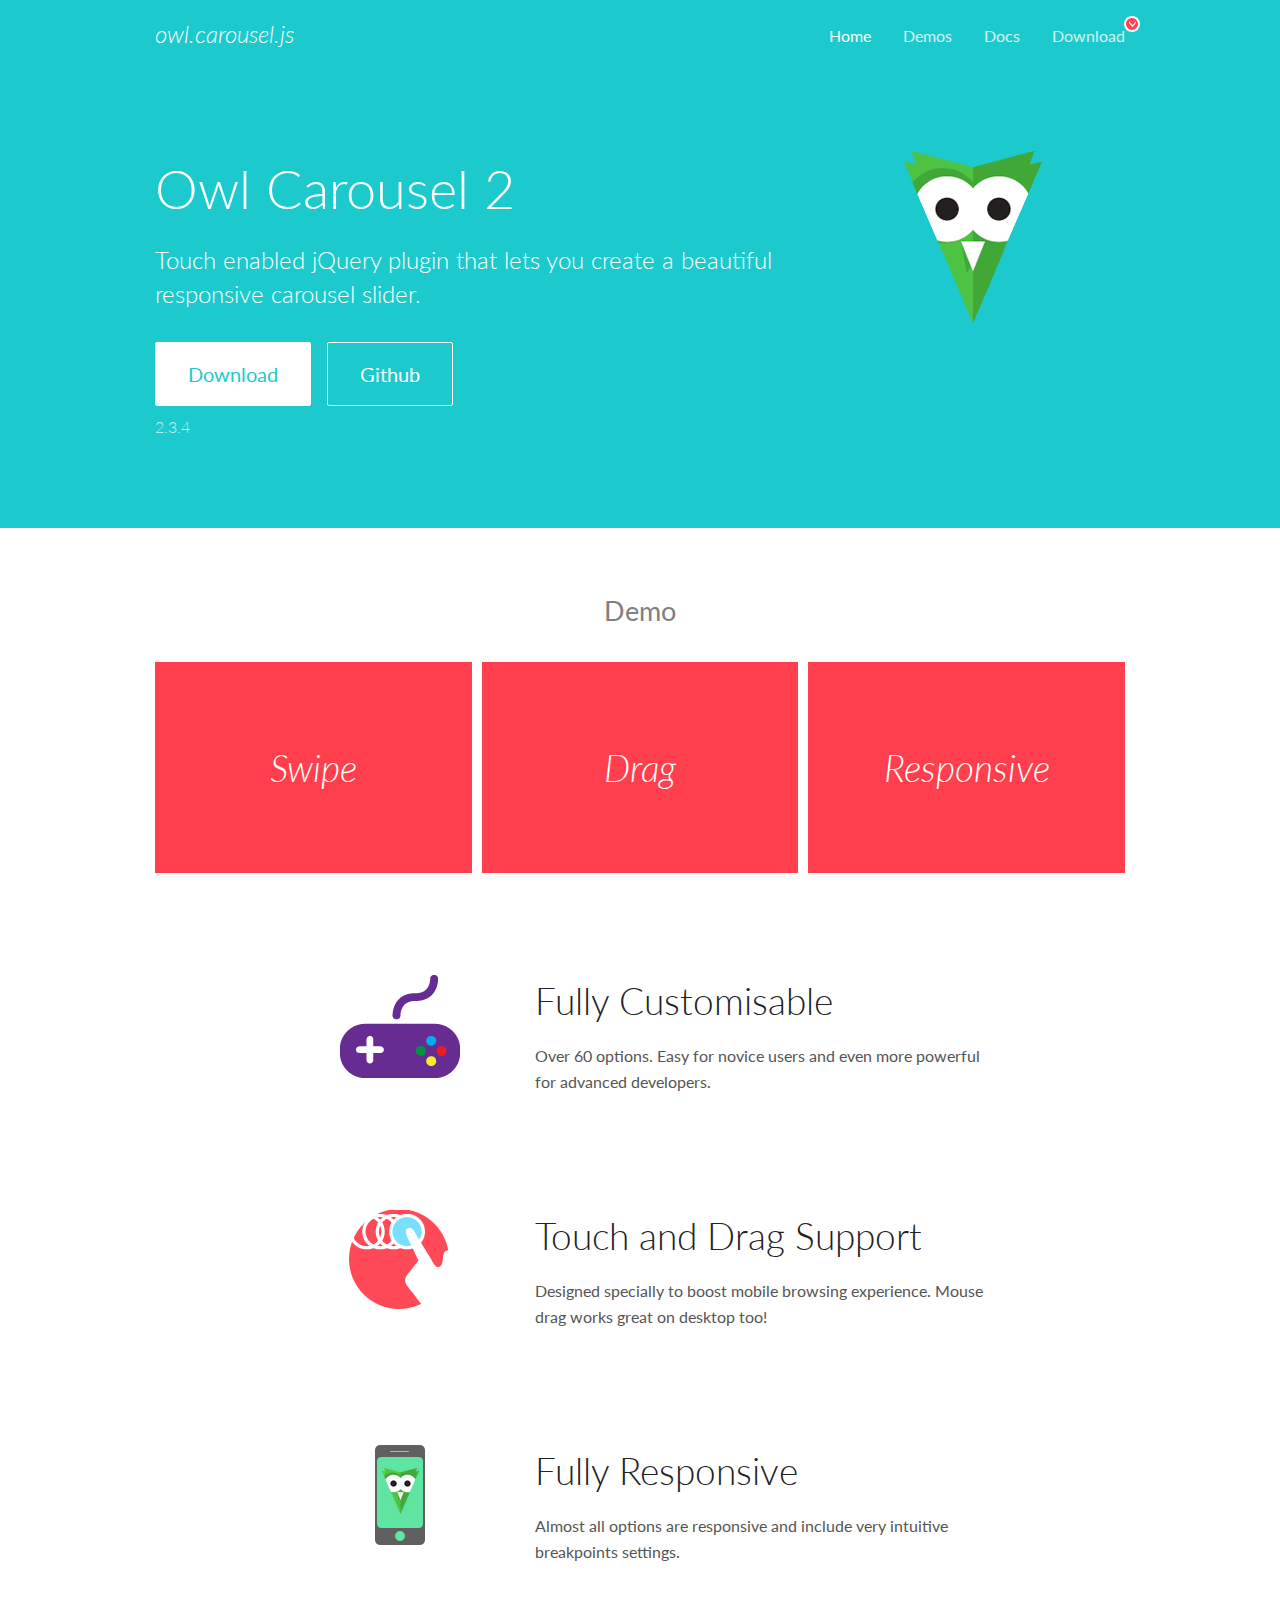
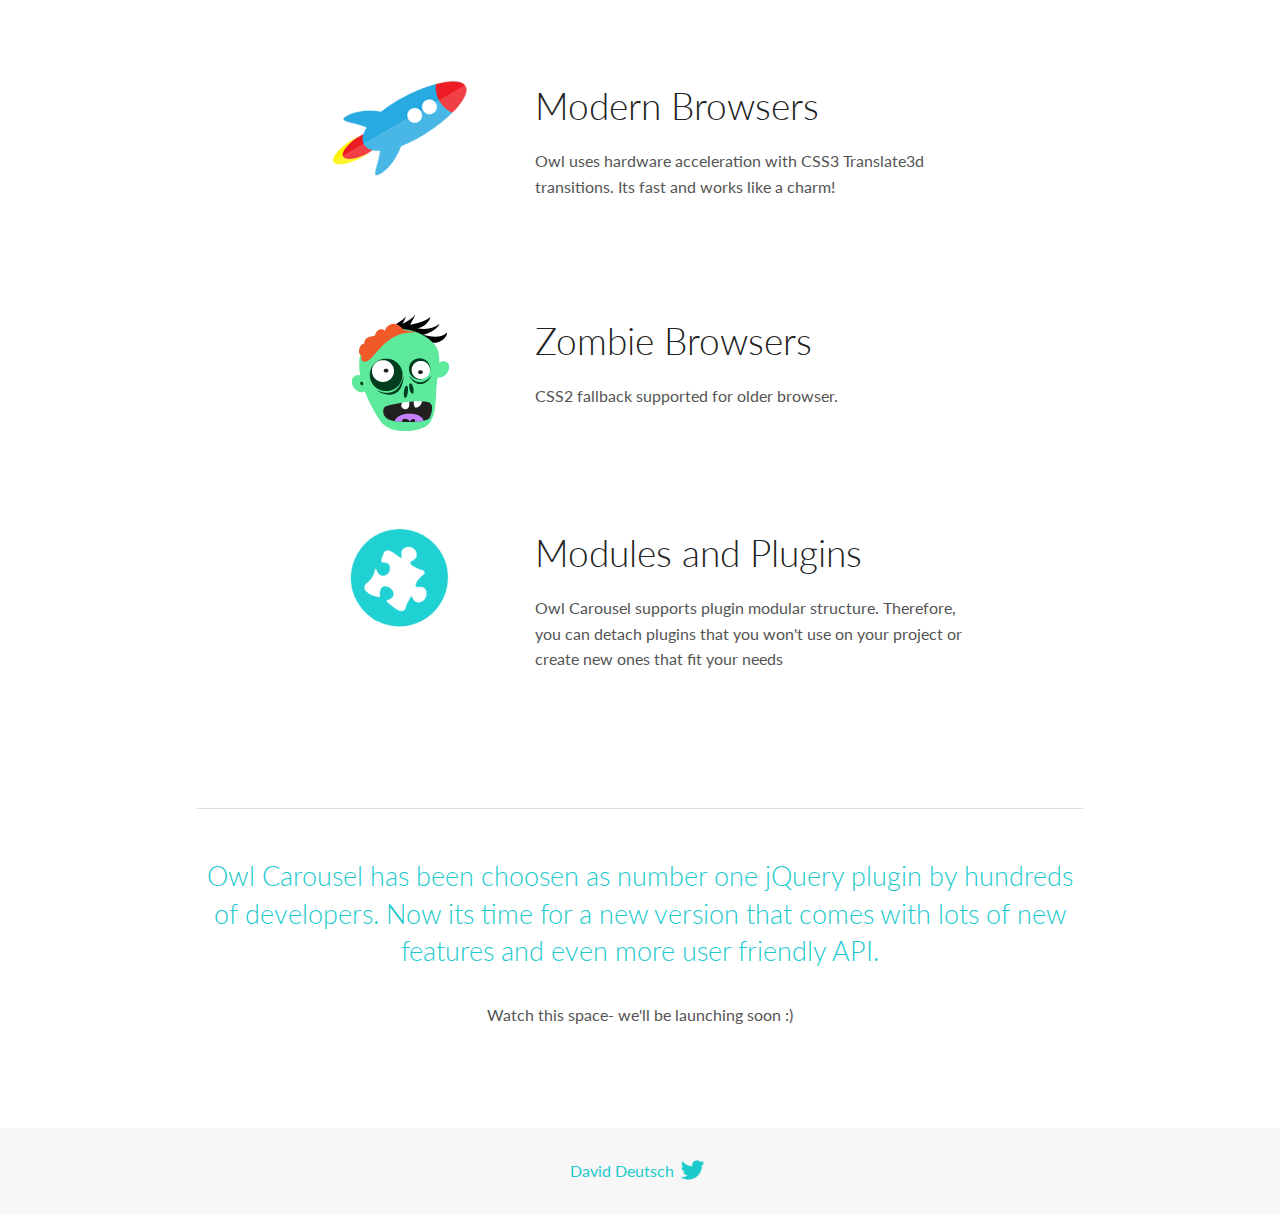
<file: projeto1/lib/OwlCarousel2/docs/index.html>
<!DOCTYPE html>
<html lang="en">
  <head>

    <!-- head -->
    <meta charset="utf-8">
    <meta name="msapplication-tap-highlight" content="no" />
    <meta name="viewport" content="width=device-width, initial-scale=1.0" />
    <meta name="description" content="Touch enabled jQuery plugin that lets you create beautiful responsive carousel slider.">
    <meta name="author" content="David Deutsch">
    <title>
      Home | Owl Carousel | 2.3.4
    </title>

    <!-- Stylesheets -->
    <link href='https://fonts.googleapis.com/css?family=Lato:300,400,700,400italic,300italic' rel='stylesheet' type='text/css'>
    <link rel="stylesheet" href="assets/css/docs.theme.min.css">

    <!-- Owl Stylesheets -->
    <link rel="stylesheet" href="assets/owlcarousel/assets/owl.carousel.min.css">
    <link rel="stylesheet" href="assets/owlcarousel/assets/owl.theme.default.min.css">

    <!-- HTML5 shim and Respond.js IE8 support of HTML5 elements and media queries -->

    <!--[if lt IE 9]>
      <script src="https://oss.maxcdn.com/libs/html5shiv/3.7.0/html5shiv.js"></script>
      <script src="https://oss.maxcdn.com/libs/respond.js/1.3.0/respond.min.js"></script>
    <![endif]-->

    <!-- Favicons -->
    <link rel="apple-touch-icon-precomposed" sizes="144x144" href="assets/ico/apple-touch-icon-144-precomposed.png">
    <link rel="shortcut icon" href="assets/ico/favicon.png">
    <link rel="shortcut icon" href="favicon.ico">

    <!-- Yeah i know js should not be in header. Its required for demos.-->

    <!-- javascript -->
    <script src="assets/vendors/jquery.min.js"></script>
    <script src="assets/owlcarousel/owl.carousel.js"></script>
  </head>
  <body>

    <!-- header -->
    <header class="header">
      <div class="row">
        <div class="large-12 columns">
          <div class="brand left">
            <h3>
              <a href="/OwlCarousel2/">owl.carousel.js</a> 
            </h3>
          </div>
          <a id="toggle-nav" class="right">
            <span></span> <span></span> <span></span> 
          </a> 
          <div class="nav-bar">
            <ul class="clearfix">
              <li class="active">
                <a href="/OwlCarousel2/index.html">Home</a> 
              </li>
              <li> <a href="/OwlCarousel2/demos/demos.html">Demos</a>  </li>
              <li> <a href="/OwlCarousel2/docs/started-welcome.html">Docs</a>  </li>
              <li>
                <a href="https://github.com/OwlCarousel2/OwlCarousel2/archive/2.3.4.zip">Download</a> 
                <span class="download"></span> 
              </li>
            </ul>
          </div>
        </div>
      </div>
    </header>

    <!-- home panel -->
    <section id="hero">
      <div class="row">
        <div class="large-8 medium-8 columns">
          <h1>Owl Carousel 2</h1>
          <h4>Touch enabled jQuery plugin that lets you create a beautiful responsive carousel slider.</h4>
          <a href="https://github.com/OwlCarousel2/OwlCarousel2/archive/2.3.4.zip" class="hero-button">Download</a> 
          <a href="https://github.com/OwlCarousel2/OwlCarousel2" class="hero-button outline">Github</a> 
          <p>2.3.4</p>
        </div>
        <div class="large-4 medium-4 columns">
          <img class="owl-logo" src="assets/img/owl-logo.png" alt="mr. Owl">
        </div>
      </div>
    </section>

    <!-- body -->
    <div class="home-demo">
      <div class="row">
        <div class="large-12 columns">
          <h3>Demo</h3>
          <div class="owl-carousel">
            <div class="item">
              <h2>Swipe</h2>
            </div>
            <div class="item">
              <h2>Drag</h2>
            </div>
            <div class="item">
              <h2>Responsive</h2>
            </div>
            <div class="item">
              <h2>CSS3</h2>
            </div>
            <div class="item">
              <h2>Fast</h2>
            </div>
            <div class="item">
              <h2>Easy</h2>
            </div>
            <div class="item">
              <h2>Free</h2>
            </div>
            <div class="item">
              <h2>Upgradable</h2>
            </div>
            <div class="item">
              <h2>Tons of options</h2>
            </div>
            <div class="item">
              <h2>Infinity</h2>
            </div>
            <div class="item">
              <h2>Auto Width</h2>
            </div>
          </div>
        </div>
      </div>
    </div>
    <script>
      var owl = $('.owl-carousel');
      owl.owlCarousel({
        margin: 10,
        loop: true,
        responsive: {
          0: {
            items: 1
          },
          600: {
            items: 2
          },
          1000: {
            items: 3
          }
        }
      })
    </script>

    <!-- features -->
    <div id="features">
      <div class="row">
        <div class="small-12 medium-9 small-centered columns">
          <section class="row feature">
            <div class="medium-4 small-12 columns">
              <img src="assets/img/feature-options.png" alt="">
            </div>
            <div class="medium-8 small-12 columns">
              <h2>Fully Customisable</h2>
              <p>Over 60 options. Easy for novice users and even more powerful for advanced developers.</p>
            </div>
          </section>
          <section class="row feature">
            <div class="medium-4 small-12 columns">
              <img src="assets/img/feature-drag.png" alt="">
            </div>
            <div class="medium-8 small-12 columns">
              <h2>Touch and Drag Support</h2>
              <p>Designed specially to boost mobile browsing experience. Mouse drag works great on desktop too!</p>
            </div>
          </section>
          <section class="row feature">
            <div class="medium-4 small-12 columns">
              <img src="assets/img/feature-responsive.png" alt="">
            </div>
            <div class="medium-8 small-12 columns">
              <h2>Fully Responsive</h2>
              <p>Almost all options are responsive and include very intuitive breakpoints settings.</p>
            </div>
          </section>
          <section class="row feature">
            <div class="medium-4 small-12 columns">
              <img src="assets/img/feature-modern.png" alt="">
            </div>
            <div class="medium-8 small-12 columns">
              <h2>Modern Browsers</h2>
              <p>Owl uses hardware acceleration with CSS3 Translate3d transitions. Its fast and works like a charm! </p>
            </div>
          </section>
          <section class="row feature">
            <div class="medium-4 small-12 columns">
              <img src="assets/img/feature-zombie.png" alt="">
            </div>
            <div class="medium-8 small-12 columns">
              <h2>Zombie Browsers</h2>
              <p>CSS2 fallback supported for older browser.</p>
            </div>
          </section>
          <section class="row feature">
            <div class="medium-4 small-12 columns">
              <img src="assets/img/feature-module.png" alt="">
            </div>
            <div class="medium-8 small-12 columns">
              <h2>Modules and Plugins</h2>
              <p>Owl Carousel supports plugin modular structure. Therefore, you can detach plugins that you won&#x27;t use on your project or create new ones that fit your needs</p>
            </div>
          </section>
        </div>
      </div>
    </div>

    <!-- footer -->
    <section id="teaser-text">
      <div class="row">
        <div class="small-12 medium-11 small-centered columns">
          <hr>
          <h3 id="owl-carousel-has-been-choosen-as-number-one-jquery-plugin-by-hundreds-of-developers-now-its-time-for-a-new-version-that-comes-with-lots-of-new-features-and-even-more-user-friendly-api-">Owl Carousel has been choosen as number one jQuery plugin by hundreds of developers. Now its time for a new version that comes with lots of new features and even more user friendly API.</h3>
          <p>Watch this space- we&#39;ll be launching soon :)</p>
        </div>
      </div>
    </section>

    <!-- footer -->
    <footer class="footer">
      <div class="row">
        <div class="large-12 columns">
          <h5>
            <a href="/OwlCarousel2/docs/support-contact.html">David Deutsch</a> 
            <a id="custom-tweet-button" href="https://twitter.com/share?url=https://github.com/OwlCarousel2/OwlCarousel2&text=Owl Carousel - This is so awesome! " target="_blank"></a> 
          </h5>
        </div>
      </div>
    </footer>

    <!-- vendors -->
    <script src="assets/vendors/highlight.js"></script>
    <script src="assets/js/app.js"></script>
  </body>
</html>
</file>
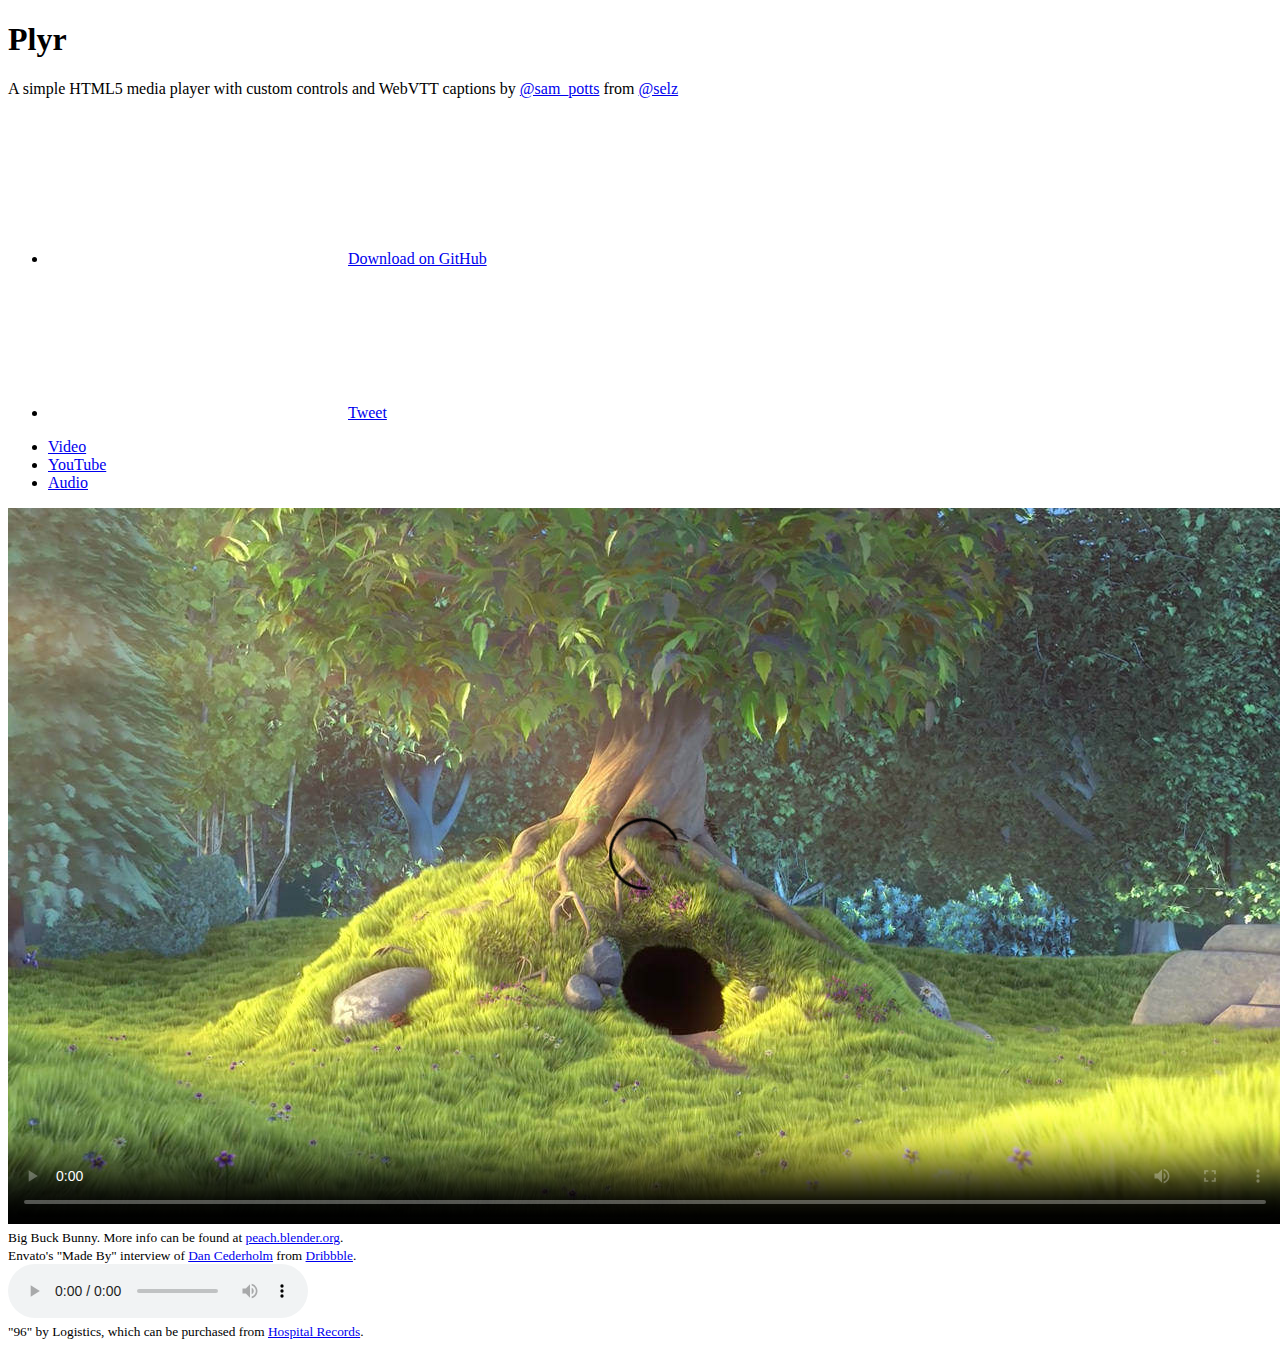
<file: projeto1/lib/plyr/docs/index.html>
<!doctype html>
<html lang="en">
    <head>
        <meta charset="utf-8" />
        <title>Plyr - A simple HTML5 media player</title>
        <meta name="description" content="A simple HTML5 media player with custom controls and WebVTT captions.">
        <meta name="author" content="Sam Potts">
        <meta name="viewport" content="width=device-width, initial-scale=1">

        <!-- Styles -->
        <link rel="stylesheet" href="https://cdn.plyr.io/1.3.7/plyr.css">

        <!-- Docs styles -->
        <link rel="stylesheet" href="https://cdn.plyr.io/1.3.7/docs.css">
    </head>
    <body>
        <header>
            <h1>Plyr</h1>
            <p>A simple HTML5 media player with custom controls and WebVTT captions by <a href="https://twitter.com/sam_potts" target="_blank">@sam_potts</a> from <a href="https://twitter.com/selz" target="_blank">@selz</a></p>
            <nav>
                <ul>
                    <li>
                        <a href="https://github.com/selz/plyr" target="_blank" class="btn btn-primary" data-shr-network="github">
                            <svg class="icon"><use xlink:href="#shr-github"/></svg>Download on GitHub
                        </a>
                    </li>
                    <li>
                        <a href="https://twitter.com/intent/tweet?text=A+simple+HTML5+media+player+with+custom+controls+and+WebVTT+captions.&url=http%3A%2F%2Fplyr.io&via=Sam_Potts" target="_blank" class="btn btn-twitter" data-shr-network="twitter">
                            <svg class="icon"><use xlink:href="#shr-twitter"/></svg>Tweet
                        </a>
                    </li>
                </ul>
            </nav>
        </header>

        <main role="main" id="main">
            <nav class="btn-bar nav-panel">
                <ul>
                    <li><a href="#video" class="btn active btn-small">Video</a></li>
                    <li><a href="#youtube" class="btn btn-small">YouTube</a></li>
                    <li><a href="#audio" class="btn btn-small">Audio</a></li>
                </ul>
            </nav>
            <div class="panels">
                <section class="panel example-video active" id="video">
                    <div class="player">
                        <video poster="poster.jpg" controls crossorigin>
                            <!-- Video files -->
                            <source src="https://cdn.selz.com/plyr/1.0/movie.mp4" type="video/mp4">
                            <source src="https://cdn.selz.com/plyr/1.0/movie.webm" type="video/webm">

                            <!-- Text track file -->
                            <track kind="captions" label="English" srclang="en" src="https://cdn.selz.com/plyr/1.0/example_captions_en.vtt" default>

                            <!-- Fallback for browsers that don't support the <video> element -->
                            <a href="https://cdn.selz.com/plyr/1.0/movie.mp4">Download</a>
                        </video>
                    </div>
                    <small>Big Buck Bunny. More info can be found at <a href="https://peach.blender.org" target="_blank">peach.blender.org</a>.</small>
                </section>
                <section class="panel example-video" id="youtube">
                    <div class="player">
                        <div data-video-id="Au87oAJ2jeE" data-type="youtube"></div>
                    </div>
                    <small>Envato's "Made By" interview of <a href="https://www.youtube.com/watch?v=Au87oAJ2jeE" target="_blank">Dan Cederholm</a> from <a href="https://dribbble.com" target="_blank">Dribbble</a>.</small>
                </section>
                <section class="panel example-audio" id="audio">
                    <div class="player">
                        <audio controls>
                            <!-- Audio files -->
                            <source src="//cdn.selz.com/plyr/1.0/logistics-96-sample.mp3" type="audio/mp3">
                            <source src="//cdn.selz.com/plyr/1.0/logistics-96-sample.ogg" type="audio/ogg">

                            <!-- Fallback for browsers that don't support the <audio> element -->
                            <a href="//cdn.selz.com/plyr/1.0/logistics-96-sample.mp3">Download</a>
                        </audio>
                    </div>
                    <small>"96" by Logistics, which can be purchased from <a href="https://www.hospitalrecords.com/shop/artist/logistics" target="_blank">Hospital Records</a>.</small>
                </section>
            </div>
        </main>

        <!-- Load SVG defs -->
        <!-- You should bundle all SVG/Icons into one file using a build tool such as gulp and svg store -->
        <script>
        (function() {
            [
                "https://cdn.shr.one/0.1.9/sprite.svg",
                "https://cdn.plyr.io/1.3.7/sprite.svg"
            ]
            .forEach(function(u) {
                var x = new XMLHttpRequest(),
                    b = document.body;

                // Check for CORS support
                // If you're loading from same domain, you can remove the if statement
                // XHR for Chrome/Firefox/Opera/Safari
                if ("withCredentials" in x) {
                    x.open("GET", u, true);
                }
                // XDomainRequest for older IE
                else if (typeof XDomainRequest != "undefined") {
                    x = new XDomainRequest();
                    x.open("GET", u);
                }
                else {
                    return;
                }

                x.send();
                x.onload = function() {
                    var c = document.createElement("div");
                    c.setAttribute("hidden", "");
                    c.innerHTML = x.responseText;
                    b.insertBefore(c, b.childNodes[0]);
                }
            });
        })();
        </script>

        <!-- Plyr core script -->
        <script src="https://cdn.plyr.io/1.3.7/plyr.js"></script>

        <!-- Shr core script -->
        <script src="https://cdn.shr.one/0.1.9/shr.js"></script>

        <!-- Docs script -->
        <script src="https://cdn.plyr.io/1.3.7/docs.js"></script>
    </body>
</html>
</file>
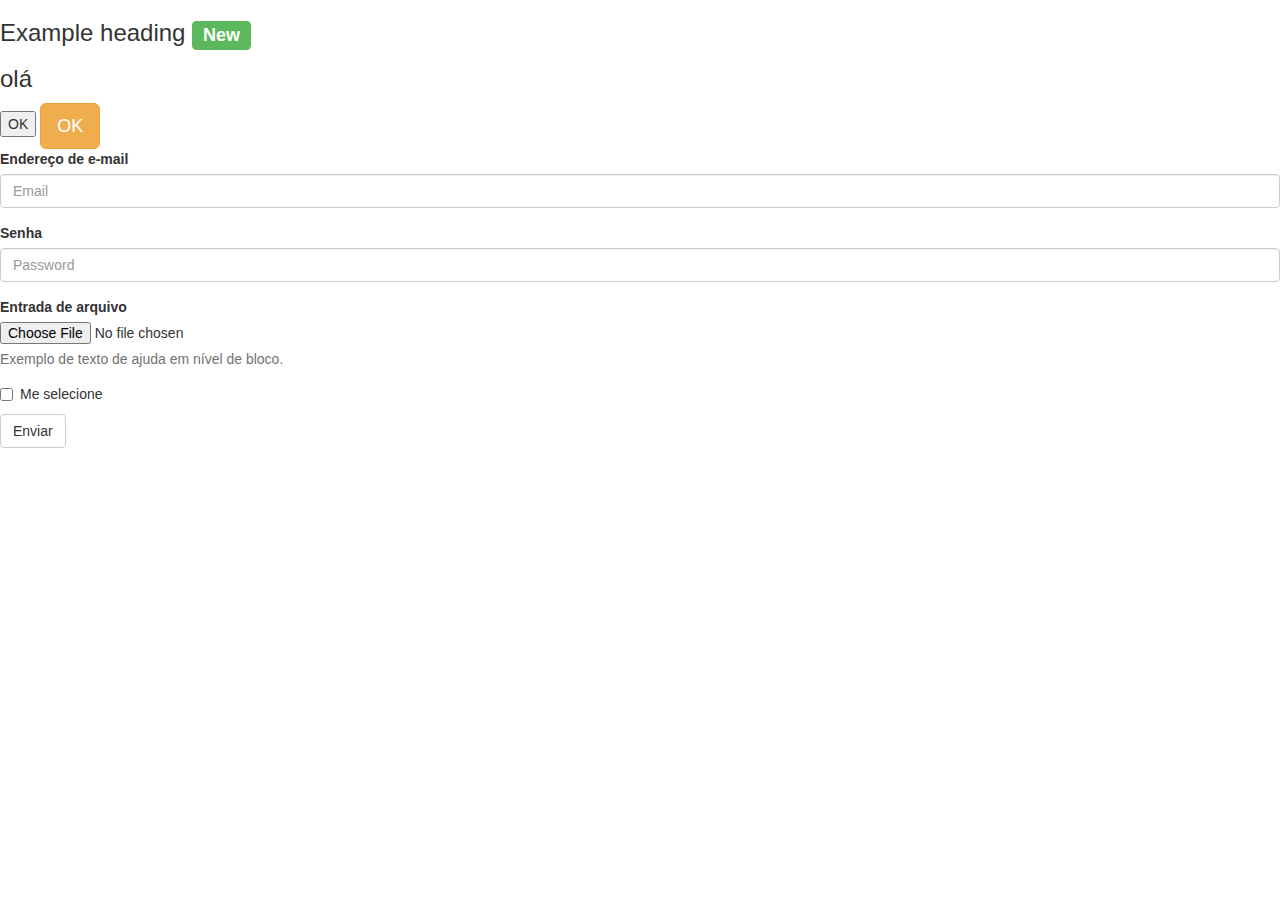
<file: Aula-Bootstrap/bootstrap.html>
<!DOCTYPE html>
<html lang="pt-br">
<head>
  <meta charset="UTF-8">
  <link rel="stylesheet" href="bootstrap/css/bootstrap.min.css">
  <title>Bootstrap</title>
</head>
<body>
  <h3>Example heading <span class="label label-default label-success">New</span></h3>
  <h3>olá</h3>
  <button>OK</button>
  <button class="btn btn-warning btn-lg">OK</button>

  <form>
    <div class="form-group">
      <label for="exampleInputEmail1">Endereço de e-mail</label>
      <input type="email" class="form-control" id="exampleInputEmail1" placeholder="Email">
    </div>
    <div class="form-group">
      <label for="exampleInputPassword1">Senha</label>
      <input type="password" class="form-control" id="exampleInputPassword1" placeholder="Password">
    </div>
    <div class="form-group">
      <label for="exampleInputFile">Entrada de arquivo</label>
      <input type="file" id="exampleInputFile">
      <p class="help-block">Exemplo de texto de ajuda em nível de bloco.</p>
    </div>
    <div class="checkbox">
      <label>
        <input type="checkbox"> Me selecione
      </label>
    </div>
    <button type="submit" class="btn btn-default">Enviar</button>
  </form>
  <script type="text/javascript" src="bootstrap/js/bootstrap.min.js"></script>
</body>
</html>
</file>
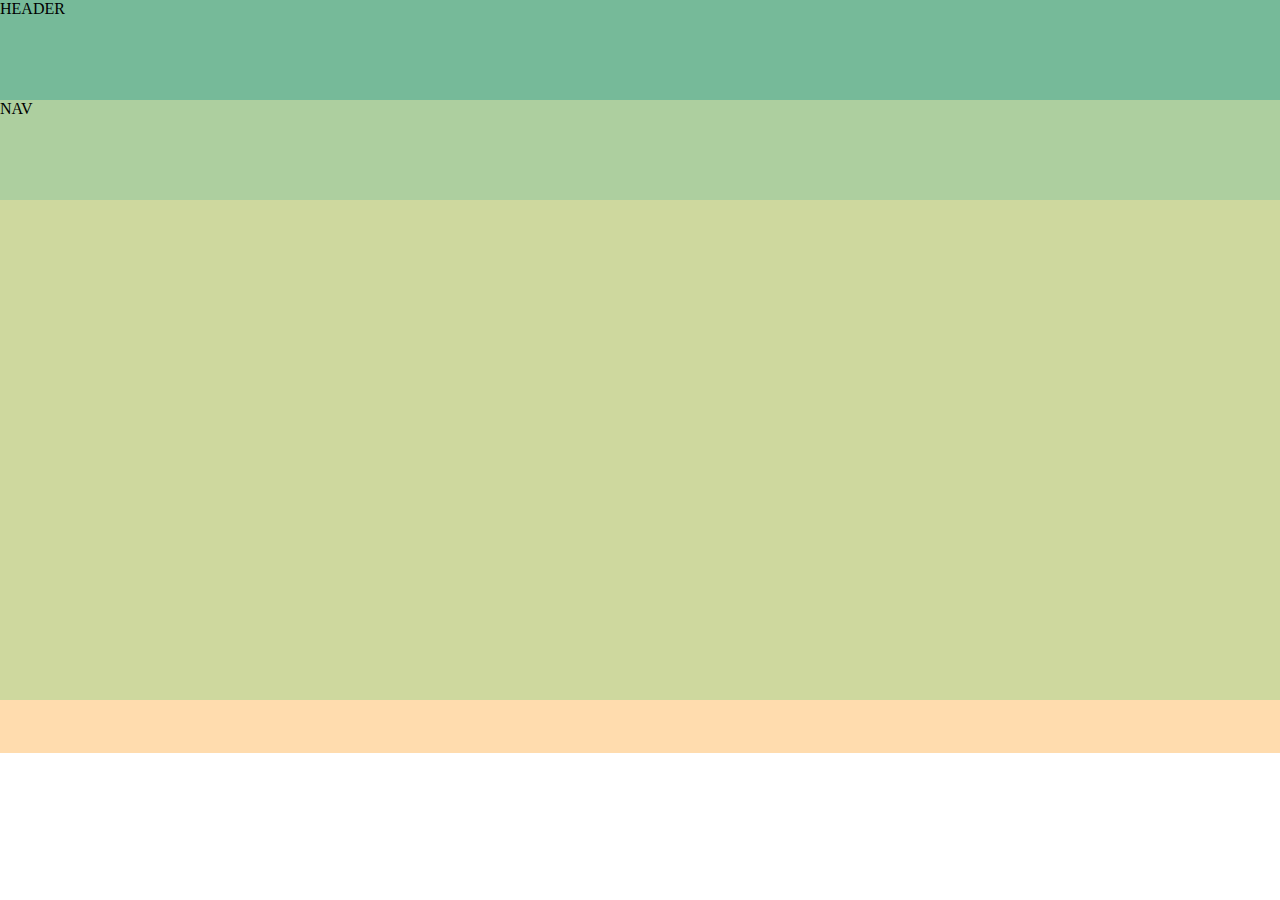
<file: Aulas/aula2.html>
<!DOCTYPE html>
<html lang="pt-bt">
  <head>
    <meta charset="utf-8" />
    <title>Aula 1</title>
    <link rel="stylesheet" href="style.css" />
  </head>
  <body>
    <header>
      HEADER
      <nav>NAV</nav>
    </header>

    <section>
      <!-- #76BA99 ,#ADCF9F,  #CED89E, #FFDCAE -->
    </section>

    <footer></footer>
    <script type="text/javascript" src="javascript.js"></script>
  </body>
</html>
</file>
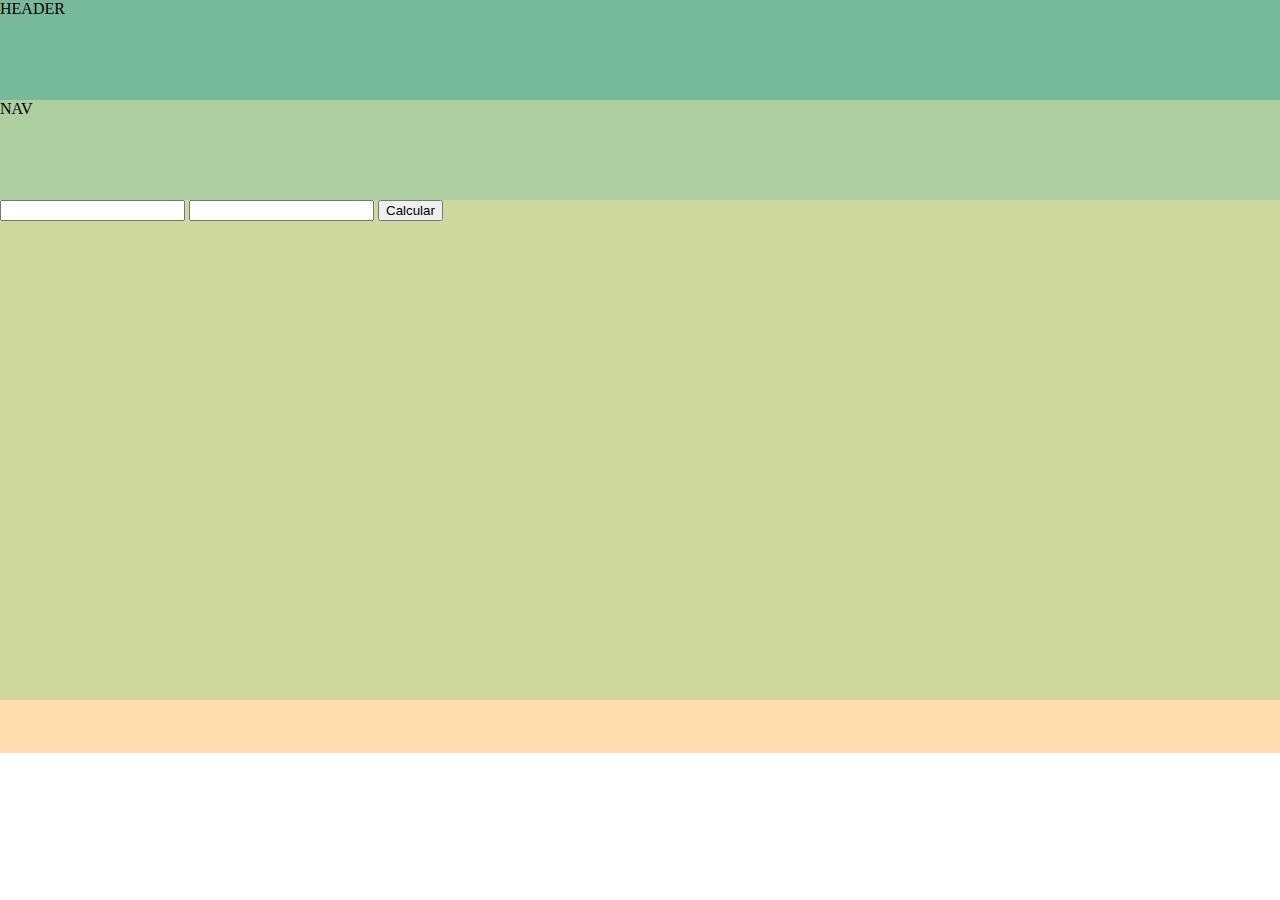
<file: Aulas/aula4.html>
<!DOCTYPE html>
<html lang="pt-bt">
  <head>
    <meta charset="utf-8" />
    <title>Aula 1</title>
    <link rel="stylesheet" href="style.css" />
  </head>
  <body>
    <header>
      HEADER
      <nav>NAV</nav>
    </header>

    <section>
      <!-- #76BA99 ,#ADCF9F,  #CED89E, #FFDCAE -->
      <input type="number" id="valorA" />
      <input type="number" id="valorB" />
      <button id="calcular">Calcular</button>
      <div class="resultado"></div>
    </section>

    <footer></footer>
    <script type="text/javascript" src="javascript.js"></script>
  </body>
</html>
</file>
<file: projeto1/css/orlando.css>
@import url('https://fonts.googleapis.com/css2?family=Open+Sans:wght@300;400;600&display=swap');
body{

  overflow-x: hidden;
}
header{
  width: 100%;
  height: 150px;
  background-color: rgba(129, 84, 182, 0.9);
  z-index: 2;
  position: relative;
}
header .container{
 position: relative;
 
}
header .header-black{
  background-color: #000;
  height: 40px;
}
header .header-black li{
  background-image: url("../img/clubs.png");
  background-repeat: no-repeat;
  display: inline-block;
  margin:  4px 8px;
}
header .header-black li.club-01{
  background-position: 0px 0px;
}
header .header-black li.club-02{
  background-position: -48px 0px;
}
header .header-black li.club-03{
  background-position: -94px 0px;
}
header .header-black li.club-04{
  background-position: -140px 0px;
}
header .header-black li.club-05{
  background-position: -191px 0px;
}
header .header-black li.club-06{
  background-position: -239px 0px;
}
header .header-black li.club-07{
  background-position: -288px 0px;
}
header .header-black li.club-08{
  background-position: -332px 0px;
}
header .header-black li.club-09{
  background-position: -379px 0px;
}
header .header-black li.club-10{
  background-position: -426px 0px;
}
header .header-black li.club-11{
  background-position: -479px 0px;
}
header .header-black li.club-12{
  background-position: -528px 0px;
}
header .header-black li.club-13{
  background-position: -577px 0px;
}
header .header-black li.club-14{
  background-position: -626px 0px;
}
header .header-black li.club-15{
  background-position: -675px 0px;
}
header .header-black li.club-16{
  background-position: -720px 0px;
}

header .header-black li.club-17{
  background-position: -760px 0px;
}
header .header-black li.club-18{
  background-position: -805px 0px;
}
header .header-black li.club-19{
  background-position: -854px 0px;
}
header .header-black li.club-20{
  background-position: -901px 0px;
}
header .header-black li.club-21{
  background-position: -949px 0px;
}
header .header-black li.club-22{
  background-position: -997px 0px;
}

header .header-black li a{
  width: 32px;
  height: 32px;
  display: block;
}
 header #logotipo{
  position: absolute;
  top:30px;
  z-index: 3;
 }
 #banner h1.efeito{
 font-size:8em;
 font-weight: bold;
}
 #menu{
  margin: 12px 0;
 }
 #menu li{
  display: inline-block;
  font-family: 'Open Sans', sans-serif;
  font-weight: bold;
 }
 #menu li.search {
  width: 182px;
  transition-timing-function: cubic-bezier(1, -.91,-.91, 1);
  transition-duration: 1s;
 }
 #menu li.search.ativo{
  width: 300px;
 }
 #menu li.search input{
  background-color: #5C2D90;
  color: #fff;
  border: none;
  border-radius: 3px;
  height: 30px;
  line-height: 30px;
 }
 #menu li.search.ativo input{
  width: 300px;
 }
 #menu li.search  ::-webkit-input-placeholder {
  color: #fff;
 }
 #menu li.search button{
  background:none;
  border: none;
  position: absolute;
  right: 3px;
  top: 7px;
 }
 #menu li.search button i{
  color: rgba(255, 255, 255, 0.50);
  font-size: 18px;
 }
 #menu li.search button i:hover{
  text-shadow: 1px 1px 2px rgba(255, 255, 255, 0.5);
 }
 #menu li a{
  color: #fff;
  font-size: 16px;
  padding: 10px 25px;
 }
 #menu li.search .input-group{
  top:8px
 }

 #banner{
	width: 100%;
	height: 728px;
	position: relative;
	background: url("../img/banner.jpg") no-repeat;
	background-position: 0px -100px;
	top: -194px;
 }

 #banner h1{
  transition:1s;
  top: 300px;
  font-size:92px;
  position: relative;
  color: #fff;
  text-shadow: 2px 2px 2px rgba(0, 0, 0, 0.45);
  font-family: 'Open Sans', sans-serif;
  font-weight: 300;
  margin-left: 50px;
 }
 #banner h1 small{
  font-size:32px;
  display: block;
  color: #fff;
  font-family: 'Open Sans', sans-serif;
  font-weight: bold;
 }
 #news{
  position: relative;
  top: -138px;
 }
 #news h2{
  color: #5e2799;
  font-family: 'Open Sans', sans-serif;
  font-size: 48px;
  text-transform: uppercase;
  text-align: center;
  font-weight: 300;
 }
 #news hr{
  border:rgb(255, 221, 0) solid 2.5px;
  width: 162px;
 }
 #news .thumbnails{
  margin-top: 20px;

 }
 #news .thumbnails h3{
  color:#5C299a;
  font-size: 18;
  font-family: 'Open Sans', sans-serif;
  font-weight: bold;
  margin-bottom:0 ;
 }
#news .thumbnails time{
  color: #A7A7A7 ;
  font-size: 18;
  font-family: 'Open Sans', sans-serif;
}
#news .thumbnails .item-inner{
  padding: 10px;
}
#news .thumbnails .item-inner img{
  width: 100%;
}
#estatisticas{
  background-color: #5C299a;
  width: 100%;
  height: 200px;
  text-align: center;  
 
}
#estatisticas p{
  color:#FDE092;
  text-transform:uppercase;
  font-family: 'Open Sans', sans-serif;
  font-size: 64px;
  font-weight: 300;
  margin-top: 36px;
}
#estatisticas p small{
  color: #fff;
  font-size: 24px;
  display: block;
}
#call-to-action{
  text-align: center;
  margin-top: 100px;
}
#call-to-action h2{
  color: #5e2799;
  font-family: 'Open Sans', sans-serif;
  font-size: 48px;
  font-weight: 300;
  text-align: center;
 }
 #call-to-action hr{
  background-color: rgb(255, 221, 0);
  border:#ffdd00 solid 8px;
  width: 200px;
  margin: 0 auto;
 }
 #call-to-action p{
  color: #5C299a;
  margin-top: 60px;
  margin-bottom: 40px;
 }
 #call-to-action .btn{
  line-height: 44px;
  min-width: 164px;
  line-height: 34px;
  border-radius: 3px;
  font-weight: bold;
 }
 #call-to-action .btn-roxo{
  color: #fff;
  background-color: #5C299a;
  border: #5C299a;
 
 }
 #call-to-action .btn-amarelo{
  color: #000;
  background-color: #ffdd00;
  border: #ffdd00;
 }
 #call-to-action .row-max-400{
  margin: 0 auto;
  max-width: 400px;
 }
 footer{
  margin-top: 110px;
  width: 100%;
 }
 footer .row p{
  line-height: 54px;
  margin-bottom: 0;
 }
 
 footer .row-cinza-claro{
  height: 200px;
  background-color: #171f26;
 }
 footer .row-cinza-escuro{
  height: 60px;
  background-color: #11171d;
  border-top: #000  solid 3px;
 }
 footer .pull-left{
  color: #666;
  font-family: 'Open Sans', sans-serif;
  font-size: 16px;
  
 }
 footer .text-roxo{
  color: #623291;
  font-family: 'Open Sans', sans-serif;
  font-size: 16px;
  font-weight: bold;
 }
 
 footer .logotipo{
  margin-top: 28px;
 }
 footer .col-popular-post, .col-links, .col-get-in-touch{
  margin-top: 25px ;
 }
 footer .row-cols h4{
  color: #fff;
  font-family: 'Open Sans', sans-serif;
  text-transform: uppercase;
  font-size: 16px;
  font-weight: 300;
  padding-bottom: 17px;
  border-bottom: #242d37 1px solid;
 }
 footer .row-cols h5{
  color:#666 ;
  font-family: Arial, Helvetica, sans-serif;
  font-size: 14px;
  margin-bottom: 0;
 }
 footer .row-cols time{
  color:#fde092;
  font-family: Arial, Helvetica, sans-serif;
  font-size: 14px;
 }
 footer .col-links,.col-get-in-touch  a{
  color: #fff;
  font-family: Arial, Helvetica, sans-serif;
  font-size: 14px;
 }
 footer .col-get-in-touch address{
  color: #666;
  font-family: Arial, Helvetica, sans-serif;
  font-size: 14px;
  margin-bottom: 0;
 }
 footer .col-get-in-touch address span{
  display: inline-block;
 }
 footer .col-get-in-touch address i{
  position: relative;
  top: -14px;
 }
 footer .col-get-in-touch i{
  color: #9b9b9b;
  font-size: 20px;
  margin: 0 6px;
 }
 footer .col-get-in-touch p{
  line-height: 20px;
 }
 footer .list-socials{
  margin-top: 4px;
 }
 footer .list-socials li{
  display: inline-block;
  margin-right: 8px;
 }
 footer .list-socials a{
  display: block;
  border: #9b9b9b 1px solid;
  width: 28px;
  height: 28px;
  line-height:28px;
  border-radius: 14px;
  text-align: center;
 }
 footer .list-socials i{
  font-size: 16px;
  margin: 7px auto;
 }
 video{
  width: 60%;
 }
 #btn-bars, #btn-search, #btn-news-prev, #btn-news-next{
  display: none;
}
</file>
<file: projeto1/css/orlando-mobile.css>
/*Tamanho padrão para tablets*/
@media only screen and (max-width:768px){
  .header-black ul{
    display:none;
  }
 #btn-news-prev, #btn-news-next{
    display: none;
  }
}
/*Tamanho padrão para smartphones*/
@media only screen and (max-width:480px){
  .header-black ul, #menu{
    display:none;
  }
  #logotipo{
   
    left: 32%;
  }
  #btn-bars, #btn-search{
    color: white;
    font-size: 22px;
    position: absolute;
    top: 4px;
    background: none;
    border: none;
    display: block;
  }
  #btn-bars{
    left: 4px;
  }
  #btn-search{
    right: 4px;
  }
  #banner{
   height:317px ;
   background-size: cover; 
   background-position: 0;
   text-align: center;
  }
  #banner h1{
    top: 190px;
    font-size: 48px;
    margin-left: 0px;
  }
  #banner h1 small{
    font-size: 22px;
  }
  #news h2{
    font-size: 32px;
  }
  #news hr{
    border-width: 4px;
  }
  .owl-carousel .owl-wraper-outer{
    margin-left: 15px;
  }
  .thumbnails{
    text-align: center;
  }
  #news .thumbnails .item-inner img{
    width: 100%;
  }
  .owl-prev, .owl-next{
    background-color: none;
    border: none;
    color: #5e2699;
    font-size: 48px;
    position: absolute;
    top: 90px;
    height: 30px;
    width: 30px;
    z-index: 4;
    outline: 0;
  }
  .owl-next{
    right: 10px;
  }
  .owl-prev{
    left: 10px;
  }
  #estatisticas{
    height: inherit;
  }
  #estatisticas p{
    margin-bottom: 40px;
    margin-top: 40px;
  }
  #call-to-action{
    margin-top: 69px;
  }
  #call-to-action hr{
    border-width: 4px;
  }
  #call-to-action h2{
    font-size: 32px;
    margin-left: 10px;
    margin-right: 10px;
  }
  #call-to-action p{
    margin-top: 40px;
    margin-bottom: 40px;
    margin-left: 15px;
    margin-right: 15px;
  }
  #call-to-action, #btn{
    min-width: 130px;
  }
  #call-to-action, #btn-roxo{
    float: left;
  }
  #call-to-action, #btn-amarelo{
    float: right;
  }
  #call-to-action .col-xs-6{
    padding: 0;
  }
  #call-to-action .col-xs-6{
    padding: 0;
  }
  footer{
    margin-top: 600px;
  }
}
</file>
<file: projeto1/lib/owl.carousel/assets/js/google-code-prettify/prettify.css>
.com { color: #93a1a1; }
.lit { color: #195f91; }
.pun, .opn, .clo { color: #93a1a1; }
.fun { color: #dc322f; }
.str, .atv { color: #ff8a3c; }
.kwd, .prettyprint .tag { color: #195f91; }
.typ, .atn, .dec, .var { color: #3fbf79; }
.pln { color: #48484c; }
.pun{ color:#48484c; }
pre.prettyprint {
  padding: 20px;
  background-color: #f3f3f3;
  border: 0px solid #e1e1e8;
}


/* Specify class=linenums on a pre to get line numbering */
ol.linenums {
  margin: 0 0 0 40px; /* IE indents via margin-left */
}
ol.linenums li {
  padding-left: 12px;
  color: #bebec5;
  line-height: 20px;
  text-shadow: 0 1px 0 #fff;
}
</file>
<file: Aulas/style.css>
*{
  box-sizing: border-box; 
}
html,body{
  margin: 0;
  padding: 0;
}
header{
  width: 100%;
  height: 200px;
  background: #76BA99;
  position: relative;
}
nav{
  width: 100%;
  height: 100px;
  background: #ADCF9F;
  position: absolute;
  bottom: 0;
}

section{
  width: 100%;
  height: 500px;
  background: #CED89E;
}
footer{
  width: 100%;
  height: 53px;
  background: #FFDCAE;
}
</file>
<file: projeto1/lib/owl.carousel/assets/css/custom.css>
/* Owl Carousel Bootstrap Custom CSS */

/* Header Navigation */
#top-nav{
	border-bottom: 1px solid #e1e6dd;
	background: #FFF;
	-webkit-transform: translateZ(0)

}
#top-nav.navbar{
	margin-bottom: 0px;

}
#top-nav.navbar .nav{
	margin: 8px 0px;
}
	
#top-nav.navbar .nav > li > a {
	padding: 6px 12px;
	margin: 0px;
	text-transform: uppercase;
	font-weight: 400;

	-webkit-transition: background-color 200ms ease;
	-moz-transition: background-color 200ms ease;
	-o-transition: background-color 200ms ease;
	transition: background-color 200ms ease;
}
#top-nav.navbar .nav > li > a.download{
	-webkit-border-radius: 3px;
	-moz-border-radius: 3px;
	border-radius: 3px;
}

#top-nav.navbar .nav > li > a.download-on{
	background-color: #ff8a3c;
	color: #ffffff;
}
#top-nav.navbar .nav > li > a.download-on:hover{
	color: #ffffff;
	background-color: #ff7920;
}
.btn-navbar span.icon-bar{
	margin-top: 0px;
}

/* Header  */

#header{
	background: #f1f1f1;
	padding: 100px 0 100px;
}
#header h1{
	color: #7fc242;
	margin-bottom: 10px;
	margin-top: 40px;
}
#header h3{
	margin-bottom: 30px;
	width: 400px;
}
#header .btn-success {
	padding: 15px 30px;
	margin-bottom: 5px;
}
#header .logo{
	display: block;
	margin-top:60px;
	float: right
}
img.arrow-down{
	margin: 0 auto;
	display: block;
}
h1{
	margin-top: 80px;
}

pre.pre-show{
	margin: 40px 0px;

}
.tab-content pre.pre-show{
	margin: 0px 0px 0px 0px;
}
.nav-tabs{
	margin-top: 20px;
	margin-bottom: 0px;
	
}
.tab-content{
	border-left: 1px solid #ddd;
	border-right: 1px solid #ddd;
	border-bottom: 1px solid #ddd;
	-webkit-border-radius: 0px 0px 4px 4px;
	-moz-border-radius: 0px 0px 4px 4px;
	border-radius: 0px 0px 4px 4px;
	
}
/* Content */
.table th, .table td {
padding: 8px 12px;
}

/* Footer */

#footer{
	padding: 20px 0px;
	background: #f3f3f3;
	text-align: center
}
.twitter-share-button{
	top: 4px;
	position: relative;
}

/* Demo Slides */

#owl-example .item{
	padding: 30px 0px;
	margin: 10px;
	color: #FFF;
	-webkit-border-radius: 3px;
	-moz-border-radius: 3px;
	border-radius: 3px;
	text-align: center;
}
#owl-example .item img{
	width: auto;
	margin: 0 auto;
	display: block;
}
#owl-example .item h3{
	font-size: 28px;
	font-weight: 300;
	margin: 25px 0 0;
}
#owl-example .item h4{
	margin: 5px 0 0;
	font-size: 18px;
}
.item h1{
	margin: inherit;
}

.orange{
	background: #ff8a3c;
}
.darkCyan{
	background: #42bdc2;
}
.forestGreen{
	background: #7fc242;
}
.yellow {
	background: #ffd800;
}
.dodgerBlue {
	background: #388bd1;
}
.skyBlue {
	background: #a1def8;
}
.zombieGreen {
	background: #3fbf79;
}
.violet {
	background: #db6ac5;
}
.yellowLight {
	background: #fee664;
}
.steelGray {
	background: #cad3d0;
}

/* More Demo Box */

#example-info h1,
#more h1{
	margin-top: 40px;
}
.demos-row{
	margin-top: 30px;
	margin-bottom: 30px;
}
.demo-page{
	margin-top: 0px;
	margin-bottom: 100px;
}
.demo-box{
	display: block;
	background: #f3f3f3;
	text-align: center;
	font-size: 18px;
	-webkit-border-radius: 3px;
	-moz-border-radius: 3px;
	border-radius: 3px;
}
.demo-box h3{
	padding-bottom:20px;
	margin: 0px;
	color: #869690;
}
.demo-box:hover{
	text-decoration: none;
}
.demo-wrapper{
	padding: 30px 0px 20px 0px;
	padding-left: 30px;
	padding-right: 30px;
}
.demo-slide {
	float: left;
}
.demo-slide .bg{
	background: #aebab6;
	margin-right: 1px;
	height: 100%;
}
.demo-box:hover .demo-slide .bg{
	background: #7fc242;
}
/* Images */
.demo-images .demo-slide{
	height: 40px;
	width: 33.3333333%;
}

/* Full */
.demo-full {
	padding-left: 0px;
	padding-right: 0px;
}
.demo-full .demo-slide{
	height: 40px;
	width: 25%;
}

/* Custom */
.demo-custom .demo-slide{
	height: 40px;
	width: 10%;
}
/* One */
.demo-one .demo-slide{
	height: 40px;
	width: 100%;
}

/* json */

.demo-Json .demo-slide {
	height: 40px;
	width: 20%;
}
.demo-Json-custom .demo-slide{
	height: 40px;
	width: 33.3333333%;
}
/* loading icon */

.demo-lazy .demo-slide{
	height: 40px;
	width: 33.3333333%;
}
.demo-lazy .demo-slide .bg{
background: url('../img/AjaxLoader.gif') no-repeat center center #aebab6;
}

/* Auto Height */
.demo-height .demo-slide{
	height: 40px;
	width: 100%;
}

/* Changelog  */
#changelog{
	margin-bottom: 40px;
}
#changelog .label{
	margin-bottom:10px;
}
#changelog .log{
	margin-bottom: 30px;
	padding-bottom: 30px;
	border-bottom: 1px solid #e1e6dd;
}
/* Faq */
#faq dt {
	line-height: 26px;
}
#faq dd{
	line-height: 22px;
	margin-bottom: 20px;
}



/* Responsive Stuff */


@media (max-width: 979px) {
	.navbar-fixed-top .navbar-inner, .navbar-fixed-bottom .navbar-inner {
	padding: 0px;
	}
	.navbar-fixed-top, .navbar-fixed-bottom {
	position: fixed;
	}
}
@media (max-width: 768px) {
	.navbar.navbar-fixed-top{
		position: static;
	}
	.btn.btn-navbar{
		margin: 9px 20px 9px 8px;
		padding: 10px 10px;
	}
	.nav-collapse .nav > li{
		border-top: 1px solid #e1e6dd;
		text-align: center
	}
	#header .logo{
		margin-top:40px;
		margin: 20px auto 0px;
		float: none;
		height: 150px;
	}
	#header {
		text-align: center;
		padding: 60px 0px 30px;
	}
	#header h1{
		margin: 10px 0;
	}
	#header h3{
	margin-bottom: 10px;
	width: auto;
	padding: 0px 20px;
	}
	h1 {
		font-size: 38px;
		margin: 20px 0;
	}
	h2 {
		font-size: 24px;
	}
	h3 {
		font-size: 20px;
	}
	h4 {
		font-size: 16px;
	}
	h5 {
		font-size: 13px;
	}
	h6 {
		font-size: 12px;
	}

}


@media (max-width: 480px) {
	.navbar-fixed-top, .navbar-fixed-bottom {
	position: static;
	}
	#header {
		text-align: center;
		padding: 20px 0px 20px;
	}
	#header .logo{
		margin-top:0px;
	}

}

/*
NO MORE TABLES!! ;)
*/
@media (max-width: 767px) {

	.hp-table table, .hp-table thead, .hp-table .hp-table tbody, .hp-table th, .hp-table td, .hp-table tr { 
		display: block; 
	}
	.hp-table thead tr { 
		display: none;
	}
	.hp-table tr { border: 0px solid #ccc; margin-bottom: 10px; }
	
	.hp-table td:before { 
		top: 6px;
		left: 6px;
		width: 45%; 
		padding-right: 10px; 
		white-space: nowrap;
	}

	.hp-table td:nth-of-type(2):before { 
		content: "Default:";
		font-weight: bold;
	}
	.hp-table td:nth-of-type(3):before { 
		content: "Type:";
		font-weight: bold;
	}
	.hp-table td:nth-of-type(4):before { 
		content: "Description:";
		font-weight: bold;
	}
}
</file>
